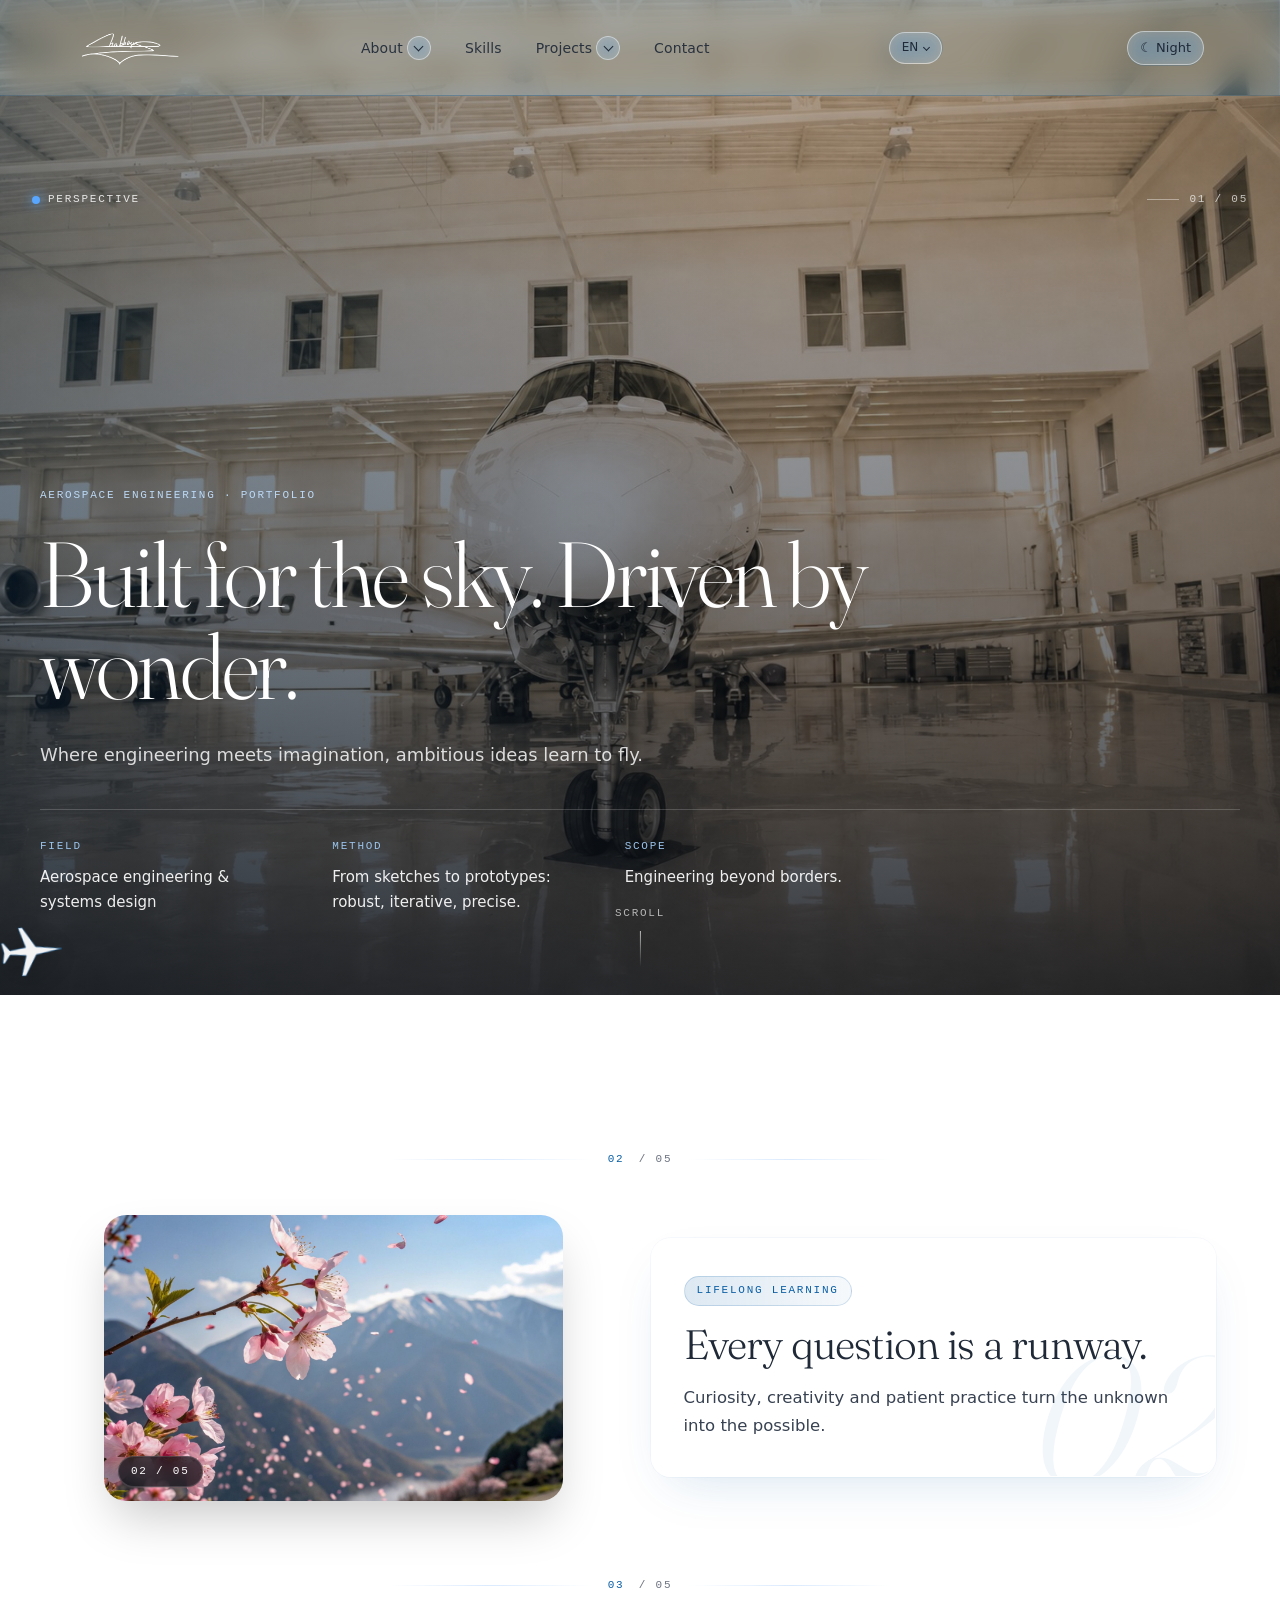
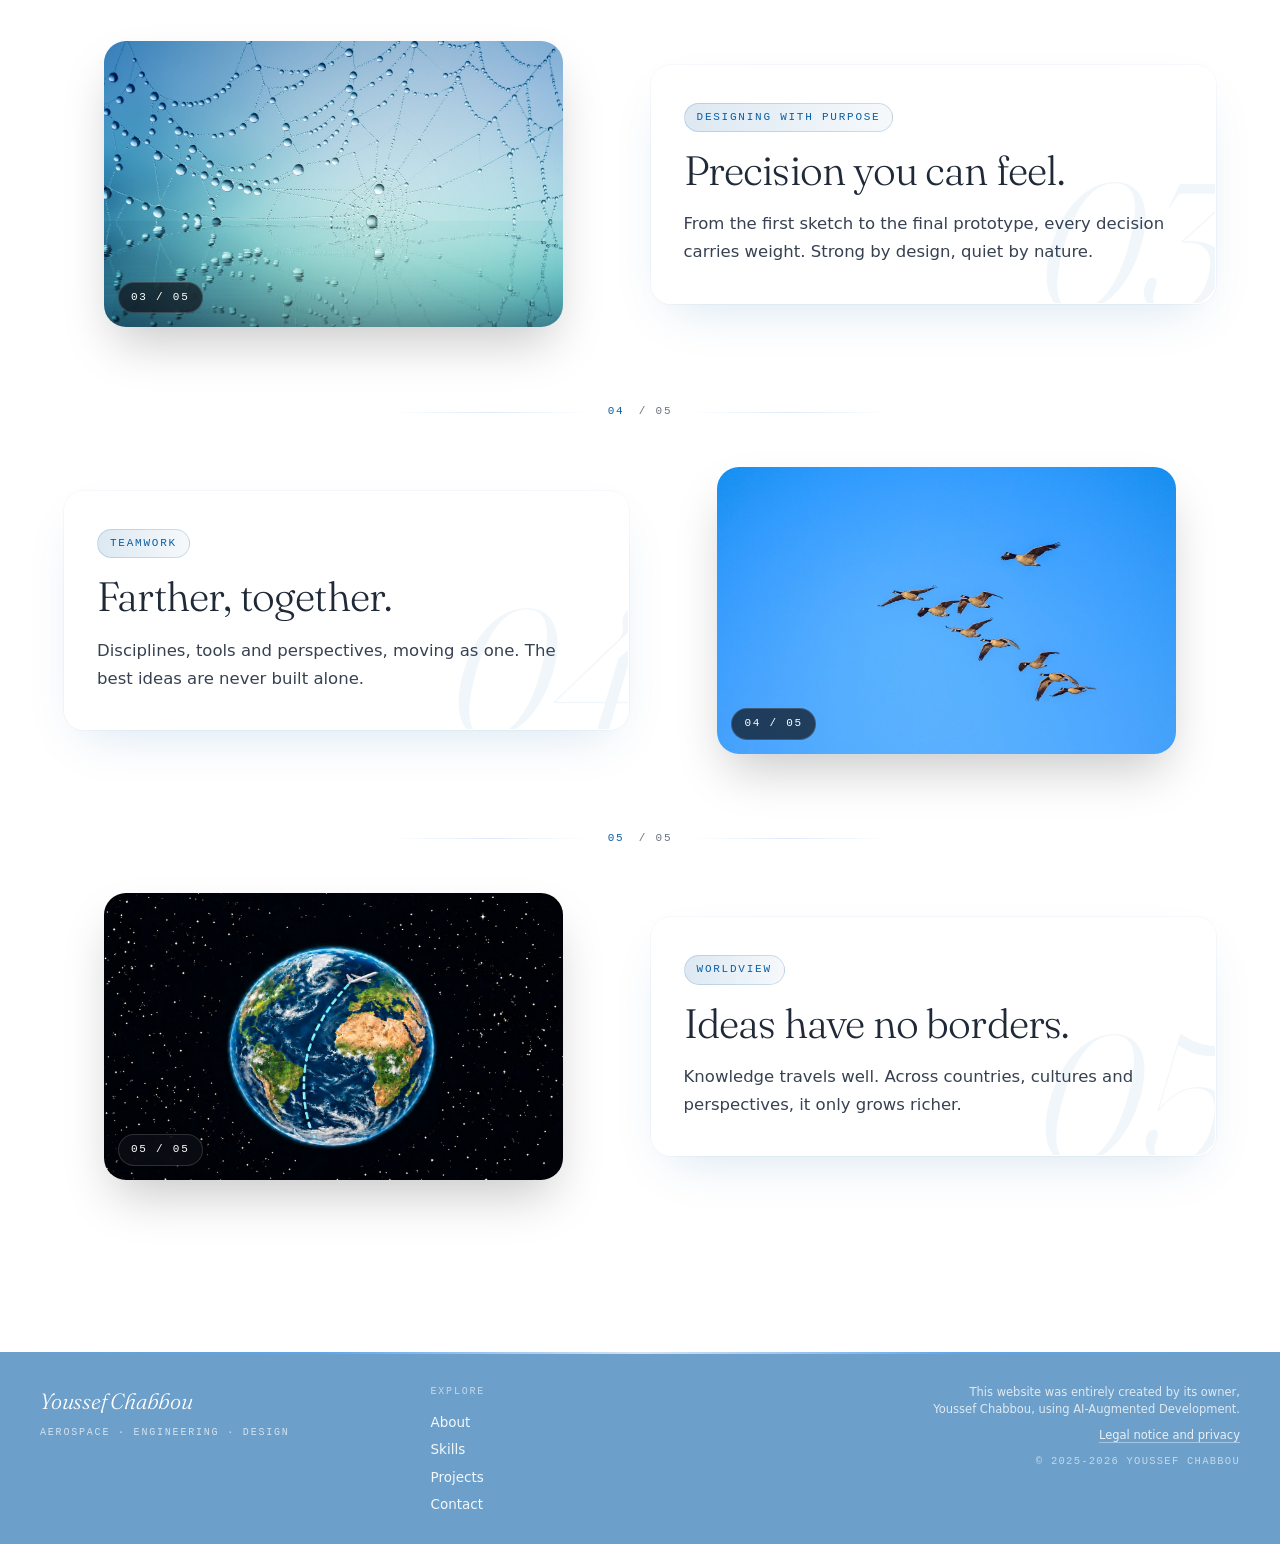
<file: index.html>
<!DOCTYPE html>
<html lang="en">
<head>
<meta charset="utf-8">
<meta name="viewport" content="width=device-width, initial-scale=1, viewport-fit=cover">
<title>Youssef Chabbou | Aerospace Engineering</title>
<meta name="robots" content="noindex, nofollow">
<link rel="canonical" href="https://youssefchabbou.github.io/chabbou/">
<meta name="description" content="Portfolio of Youssef Chabbou, mechanical engineering student specializing in aerospace at TU Braunschweig: design, simulation and programming for sustainable aerospace projects.">
<meta name="theme-color" content="#0b5fa5">
<meta property="og:type" content="website">
<meta property="og:url" content="https://youssefchabbou.github.io/chabbou/">
<meta property="og:site_name" content="Youssef Chabbou">
<meta property="og:title" content="Youssef Chabbou | Aerospace Engineering">
<meta property="og:description" content="Portfolio of Youssef Chabbou, mechanical engineering student specializing in aerospace at TU Braunschweig: design, simulation and programming for sustainable aerospace projects.">
<meta property="og:image" content="https://youssefchabbou.github.io/chabbou/assets/images/og-cover.jpg">
<meta name="twitter:card" content="summary_large_image">
<link rel="icon" type="image/png" sizes="32x32" href="assets/images/favicon-light.png" media="(prefers-color-scheme: light)">
<link rel="icon" type="image/png" sizes="32x32" href="assets/images/favicon-dark.png" media="(prefers-color-scheme: dark)">
<link rel="apple-touch-icon" href="assets/images/apple-touch-icon.png">
<link rel="preload" as="image" href="assets/images/background.jpg">


<script src="js/boot.js?v=6bd4260b"></script>
<link rel="stylesheet" href="css/site.css?v=7d007ab3">
<link rel="stylesheet" href="css/home.css?v=f1024ceb">
<script src="js/site.js?v=816ae124" defer></script>
<script src="js/home.js?v=f2cde796" defer></script>
</head>
<body data-page="home">
<script src="js/layout.js?v=46dbb293" data-slot="header"></script>

<section class="hero-cinema landing" id="home">
  <div class="hero-video-bg">
    <video id="heroVideo" autoplay muted loop playsinline poster="assets/images/background.jpg" preload="metadata">
      <source src="assets/video/hero.mp4" type="video/mp4">
    </video>
  </div>
  <div class="hero-overlay"></div>

  <div class="flight-stage">
    <div class="plane" aria-hidden="true">
      <svg viewBox="0 0 64 64" width="64" height="64" xmlns="http://www.w3.org/2000/svg">
        <path d="M62 32 L36 28 L24 8 L20 8 L26 28 L10 30 L4 22 L2 22 L4 32 L2 42 L4 42 L10 34 L26 36 L20 56 L24 56 L36 36 Z"
              fill="#ffffff" stroke="rgba(11,95,165,0.5)" stroke-width="1"/>
      </svg>
    </div>
  </div>

  <span class="hero-tag mono"><span data-i18n="sections.perspective.eyebrow">Perspective</span></span>
  <span class="hero-counter mono">01 / 05</span>

  <div class="hero-content">
    <p class="hero-eyebrow mono" data-i18n="ui.intro">Aerospace engineering · Portfolio</p>
    <h1 class="hero-title display" data-i18n="sections.perspective.title">Built for the sky. Driven by wonder.</h1>
    <p class="hero-sub" data-i18n="sections.perspective.text">Where engineering meets imagination, ambitious ideas learn to fly.</p>
    <div class="hero-meta">
      <div class="hero-meta-item">
        <span class="hero-meta-label mono" data-i18n="ui.field">Field</span>
        <span class="hero-meta-value" data-i18n="ui.field_value">Aerospace engineering &amp; systems design</span>
      </div>
      <div class="hero-meta-item">
        <span class="hero-meta-label mono" data-i18n="ui.method">Method</span>
        <span class="hero-meta-value" data-i18n="ui.method_value">From sketches to prototypes: robust, iterative, precise.</span>
      </div>
      <div class="hero-meta-item">
        <span class="hero-meta-label mono" data-i18n="ui.scope">Scope</span>
        <span class="hero-meta-value" data-i18n="ui.scope_value">Engineering beyond borders.</span>
      </div>
    </div>
  </div>

  <div class="hero-scroll-cue">
    <span class="mono" data-i18n="ui.scroll">Scroll</span>
  </div>
</section>

<main class="page" id="main">
  <div class="sections">

    <div class="section-mark"><span class="mono"><span class="section-num">02</span> / 05</span></div>
    <section class="alt-section reverse reveal">
      <figure class="alt-media">
        <span class="alt-media-tag mono">02 / 05</span>
        <img src="assets/images/home-curiosity.jpg" alt="Cherry blossom petals drifting in the wind before mountains" width="1600" height="1066" loading="lazy" decoding="async">
      </figure>
      <div class="alt-card" data-num="02">
        <p class="alt-eyebrow mono" data-i18n="sections.learning.eyebrow">Lifelong learning</p>
        <h2 class="alt-title display" data-i18n="sections.learning.title">Every question is a runway.</h2>
        <p class="alt-text" data-i18n="sections.learning.text">Curiosity, creativity and patient practice turn the unknown into the possible.</p>
      </div>
    </section>

    <div class="section-mark"><span class="mono"><span class="section-num">03</span> / 05</span></div>
    <section class="alt-section reverse reveal">
      <figure class="alt-media">
        <span class="alt-media-tag mono">03 / 05</span>
        <img src="assets/images/home-precision.jpg" alt="Dew drops on a spider web above still water" width="1600" height="1066" loading="lazy" decoding="async">
      </figure>
      <div class="alt-card" data-num="03">
        <p class="alt-eyebrow mono" data-i18n="sections.design.eyebrow">Designing with Purpose</p>
        <h2 class="alt-title display" data-i18n="sections.design.title">Precision you can feel.</h2>
        <p class="alt-text" data-i18n="sections.design.text">From the first sketch to the final prototype, every decision carries weight. Strong by design, quiet by nature.</p>
      </div>
    </section>

    <div class="section-mark"><span class="mono"><span class="section-num">04</span> / 05</span></div>
    <section class="alt-section reveal">
      <div class="alt-card" data-num="04">
        <p class="alt-eyebrow mono" data-i18n="sections.teamwork.eyebrow">Teamwork</p>
        <h2 class="alt-title display" data-i18n="sections.teamwork.title">Farther, together.</h2>
        <p class="alt-text" data-i18n="sections.teamwork.text">Disciplines, tools and perspectives, moving as one. The best ideas are never built alone.</p>
      </div>
      <figure class="alt-media">
        <span class="alt-media-tag mono">04 / 05</span>
        <img src="assets/images/home-together.jpg" alt="Geese flying together in a clear blue sky" width="1600" height="1065" loading="lazy" decoding="async">
      </figure>
    </section>

    <div class="section-mark"><span class="mono"><span class="section-num">05</span> / 05</span></div>
    <section class="alt-section reverse reveal">
      <figure class="alt-media">
        <span class="alt-media-tag mono">05 / 05</span>
        <img src="assets/images/home-worldview-earth.jpg" alt="Earth seen from space with a flight path" width="1466" height="1073" loading="lazy" decoding="async">
      </figure>
      <div class="alt-card" data-num="05">
        <p class="alt-eyebrow mono" data-i18n="sections.worldview.eyebrow">Worldview</p>
        <h2 class="alt-title display" data-i18n="sections.worldview.title">Ideas have no borders.</h2>
        <p class="alt-text" data-i18n="sections.worldview.text">Knowledge travels well. Across countries, cultures and perspectives, it only grows richer.</p>
      </div>
    </section>

  </div>
</main>

<script src="js/layout.js?v=46dbb293" data-slot="footer"></script>
</body>
</html>
</file>
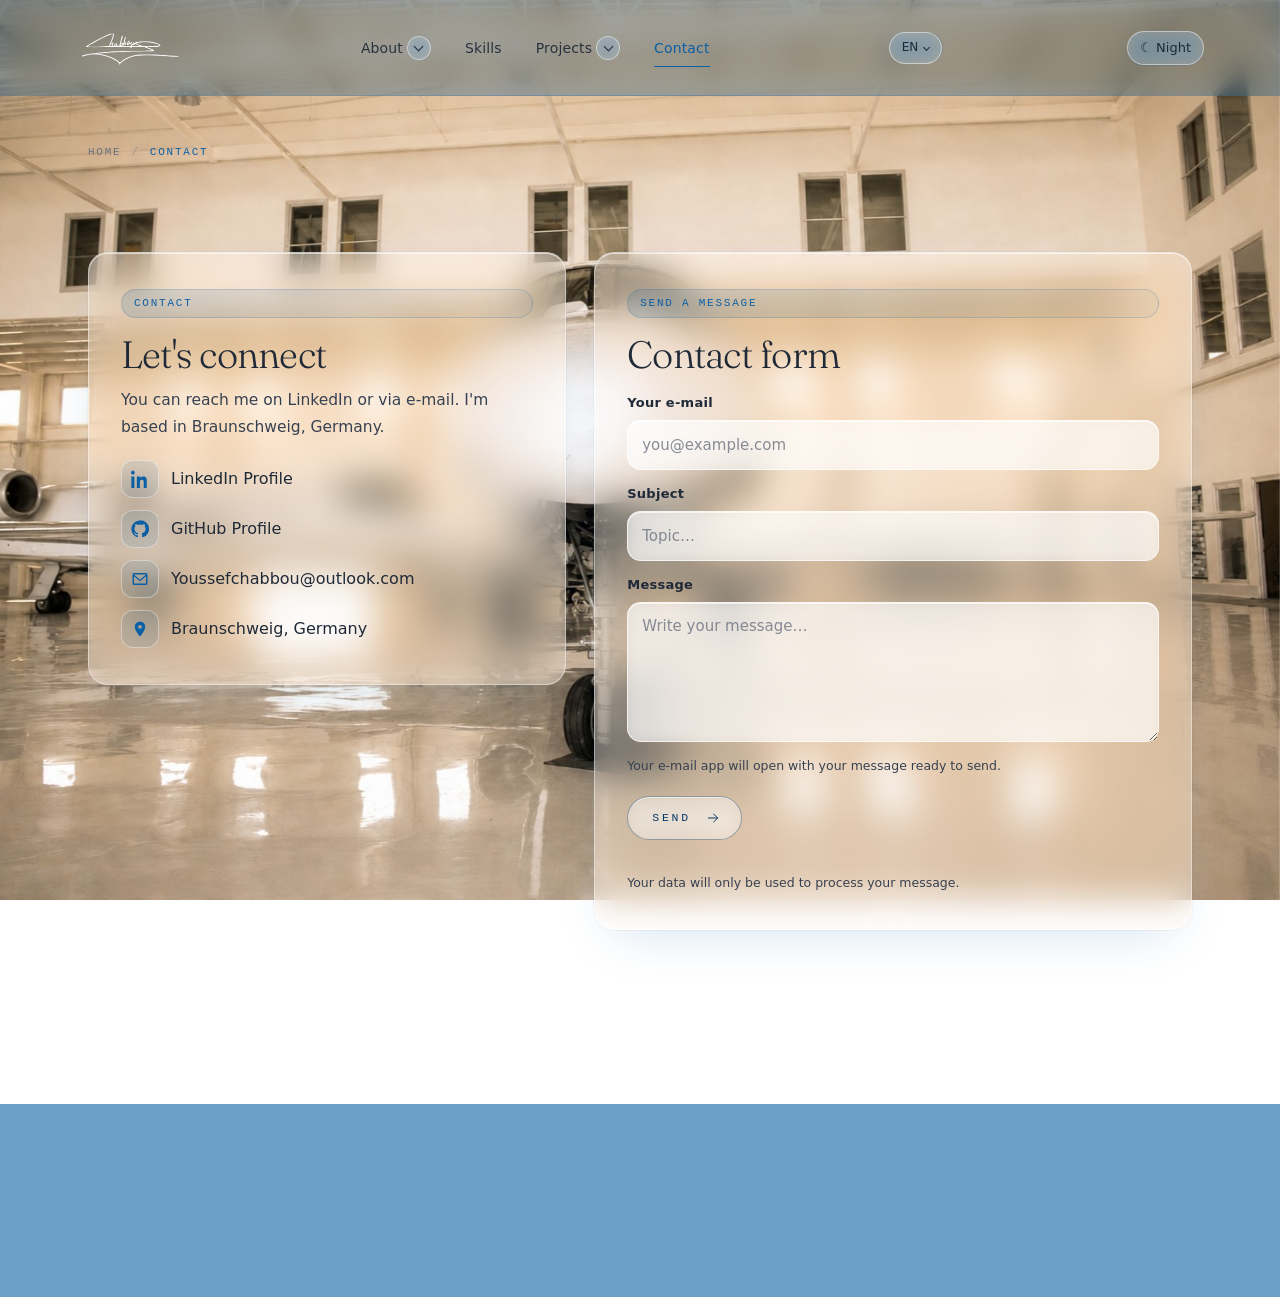
<file: contact/index.html>
<!DOCTYPE html>
<html lang="en">
<head>
<meta charset="utf-8">
<meta name="viewport" content="width=device-width, initial-scale=1, viewport-fit=cover">
<title>Contact | Youssef Chabbou</title>
<meta name="robots" content="noindex, nofollow">
<link rel="canonical" href="https://youssefchabbou.github.io/chabbou/contact/">
<meta name="description" content="Contact Youssef Chabbou: LinkedIn, e-mail, and a contact form.">
<meta name="theme-color" content="#0b5fa5">
<meta property="og:type" content="website">
<meta property="og:url" content="https://youssefchabbou.github.io/chabbou/contact/">
<meta property="og:site_name" content="Youssef Chabbou">
<meta property="og:title" content="Contact | Youssef Chabbou">
<meta property="og:description" content="Contact Youssef Chabbou: LinkedIn, e-mail, and a contact form.">
<meta property="og:image" content="https://youssefchabbou.github.io/chabbou/assets/images/og-cover.jpg">
<meta name="twitter:card" content="summary_large_image">
<link rel="icon" type="image/png" sizes="32x32" href="../assets/images/favicon-light.png" media="(prefers-color-scheme: light)">
<link rel="icon" type="image/png" sizes="32x32" href="../assets/images/favicon-dark.png" media="(prefers-color-scheme: dark)">
<link rel="apple-touch-icon" href="../assets/images/apple-touch-icon.png">
<link rel="preload" as="image" href="../assets/images/background.jpg">


<script src="../js/boot.js?v=6bd4260b"></script>
<link rel="stylesheet" href="../css/site.css?v=7d007ab3">
<link rel="stylesheet" href="../css/subpage.css?v=ec54b2ab">
<script src="../js/site.js?v=816ae124" defer></script>
<script src="../js/config.js?v=4ae1e1d8" defer></script>
<script src="../js/contact.js?v=e45892e3" defer></script>
</head>
<body data-page="contact">
<script src="../js/layout.js?v=46dbb293" data-slot="header"></script>

<main class="page" id="main">
    <nav class="breadcrumbs mono" aria-label="Breadcrumb">
      <a href="../" data-i18n="ui.home">Home</a>
      <span class="sep">/</span>
      <span class="current" data-i18n="nav.contact">Contact</span>
    </nav>

  <div class="sections">
    <section class="alt-section contact-grid reveal">

      <!-- left: ways to reach me -->
      <div class="alt-card">
        <p class="alt-eyebrow" data-i18n="contact.info.eyebrow">Contact</p>
        <h1 class="alt-title display" data-i18n="contact.info.title">Let's connect</h1>
        <p class="alt-text" data-i18n="contact.info.desc">You can reach me on LinkedIn or via e-mail. I'm based in Braunschweig, Germany.</p>

        <div class="info-stack">
          <div class="info-row">
            <span class="info-icon"><svg width="18" height="18" viewBox="0 0 24 24" aria-hidden="true"><path fill="currentColor" d="M4.98 3.5C4.98 4.88 3.86 6 2.5 6S0 4.88 0 3.5 1.12 1 2.5 1 4.98 2.12 4.98 3.5zM.5 8.5h4V24h-4V8.5zM8.5 8.5h3.8v2.1h.1c.5-.9 1.8-2.1 3.8-2.1 4.1 0 4.8 2.7 4.8 6.2V24h-4v-7.1c0-1.7 0-3.9-2.4-3.9s-2.8 1.9-2.8 3.8V24h-4V8.5z"/></svg></span>
            <a href="https://www.linkedin.com/in/youssefchabbou/" target="_blank" rel="noopener noreferrer" data-i18n="contact.info.linkedin">LinkedIn Profile</a>
          </div>
          <div class="info-row">
            <span class="info-icon"><svg width="18" height="18" viewBox="0 0 24 24" aria-hidden="true"><path fill="currentColor" d="M12 .5a11.5 11.5 0 0 0-3.64 22.41c.58.1.79-.25.79-.56v-2c-3.2.7-3.88-1.37-3.88-1.37-.52-1.33-1.28-1.69-1.28-1.69-1.04-.71.08-.7.08-.7 1.15.08 1.76 1.19 1.76 1.19 1.03 1.76 2.69 1.25 3.35.96.1-.74.4-1.25.73-1.54-2.55-.29-5.24-1.28-5.24-5.69 0-1.26.45-2.28 1.18-3.09-.12-.29-.51-1.46.11-3.05 0 0 .97-.31 3.17 1.18a11 11 0 0 1 5.77 0c2.2-1.49 3.17-1.18 3.17-1.18.62 1.59.23 2.76.11 3.05.74.81 1.18 1.83 1.18 3.09 0 4.42-2.7 5.4-5.27 5.68.41.36.78 1.06.78 2.14v3.17c0 .31.21.67.8.56A11.5 11.5 0 0 0 12 .5z"/></svg></span>
            <a href="https://github.com/youssefchabbou" target="_blank" rel="noopener noreferrer" data-i18n="contact.info.github">GitHub Profile</a>
          </div>
          <div class="info-row">
            <span class="info-icon"><svg width="18" height="18" viewBox="0 0 24 24" aria-hidden="true"><path fill="currentColor" d="M20 4H4a2 2 0 0 0-2 2v12a2 2 0 0 0 2 2h16a2 2 0 0 0 2-2V6a2 2 0 0 0-2-2zm0 2v.01L12 13 4 6.01V6h16zM4 18V8.236l8 6.764 8-6.764V18H4z"/></svg></span>
            <a href="mailto:Youssefchabbou@outlook.com" id="copyMail" data-i18n-attr="title:contact.info.copy_title" title="Click to copy the address">Youssefchabbou@outlook.com</a>
          </div>
          <div class="info-row">
            <span class="info-icon"><svg width="18" height="18" viewBox="0 0 24 24" aria-hidden="true"><path fill="currentColor" d="M12 2a7 7 0 0 0-7 7c0 5.25 7 13 7 13s7-7.75 7-13a7 7 0 0 0-7-7zm0 9.5a2.5 2.5 0 1 1 0-5 2.5 2.5 0 0 1 0 5z"/></svg></span>
            <span class="info-value">Braunschweig, Germany</span>
          </div>
        </div>
      </div>

      <!-- right: form -->
      <div class="alt-card">
        <p class="alt-eyebrow" data-i18n="contact.form.eyebrow">Send a message</p>
        <h2 class="alt-title display" data-i18n="contact.form.title">Contact form</h2>

        <form id="contactForm" class="contact-form" novalidate>
          <div class="field">
            <label class="label" for="fromEmail" data-i18n="contact.form.email_label">Your e-mail</label>
            <input class="input" id="fromEmail" name="email" type="email" autocomplete="email" required placeholder="you@example.com" data-i18n-attr="placeholder:contact.form.email_ph">
          </div>
          <div class="field">
            <label class="label" for="subject" data-i18n="contact.form.subject_label">Subject</label>
            <input class="input" id="subject" name="subject" type="text" required placeholder="Topic…" data-i18n-attr="placeholder:contact.form.subject_ph">
          </div>
          <div class="field">
            <label class="label" for="message" data-i18n="contact.form.message_label">Message</label>
            <textarea class="textarea" id="message" name="message" required placeholder="Write your message…" data-i18n-attr="placeholder:contact.form.message_ph"></textarea>
          </div>
          <input class="hp" type="text" name="_gotcha" tabindex="-1" autocomplete="off" aria-hidden="true">

          <p class="hint" id="mailtoNote" data-i18n="contact.form.mailto_note">Your e-mail app will open with your message ready to send.</p>
          <button class="submit" type="submit"><span data-i18n="contact.form.send_btn">Send</span><span class="submit-icon" aria-hidden="true"><svg viewBox="0 0 24 24" fill="none" stroke="currentColor" stroke-width="1.5" stroke-linecap="round" stroke-linejoin="round"><path d="M5 12h14M13 6l6 6-6 6"/></svg></span></button>
          <p id="formStatus" class="status" aria-live="polite"></p>
        </form>

        <p class="hint" data-i18n="contact.form.privacy_hint">Your data will only be used to process your message.</p>
      </div>
    </section>
  </div>
</main>

<script src="../js/layout.js?v=46dbb293" data-slot="footer"></script>
</body>
</html>
</file>
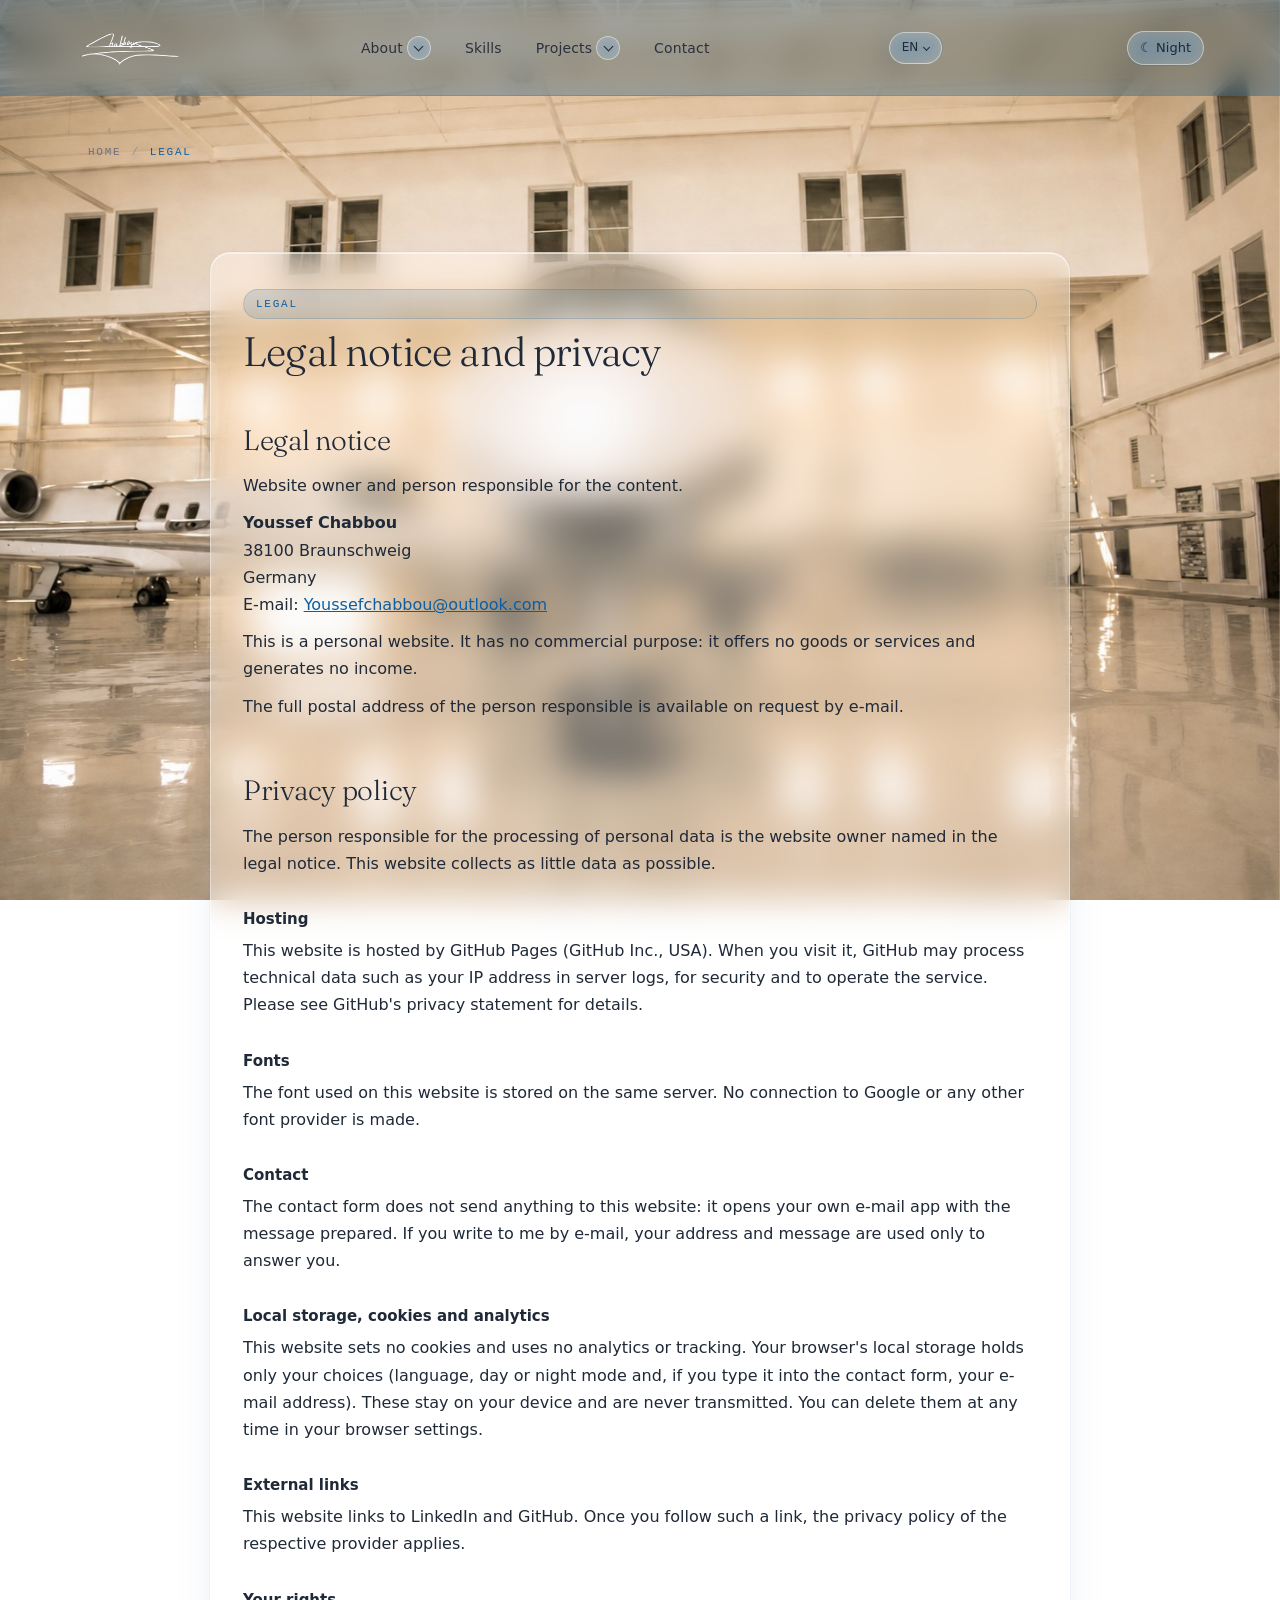
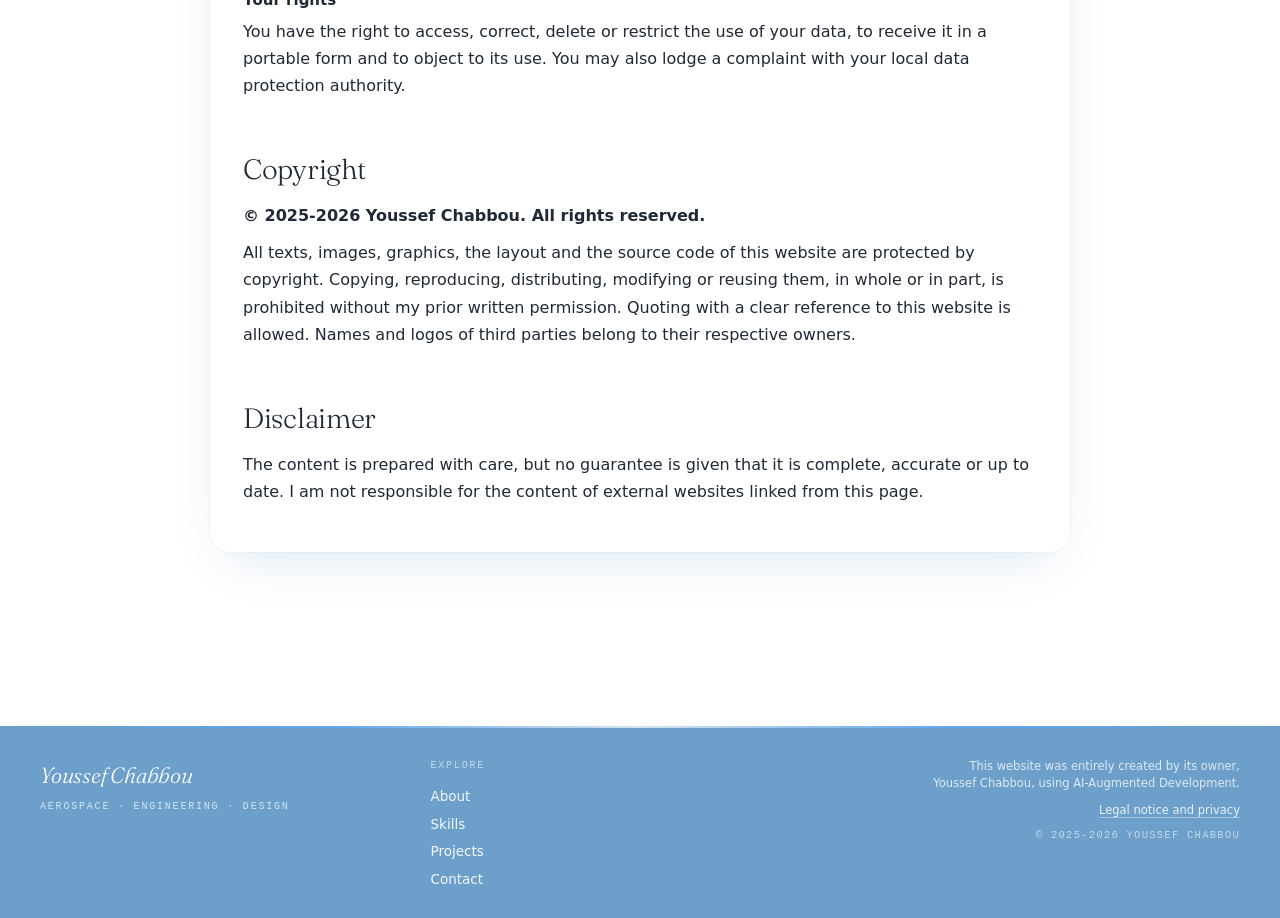
<file: legal/index.html>
<!DOCTYPE html>
<html lang="en">
<head>
<meta charset="utf-8">
<meta name="viewport" content="width=device-width, initial-scale=1, viewport-fit=cover">
<title>Legal notice and privacy | Youssef Chabbou</title>
<link rel="canonical" href="https://youssefchabbou.github.io/chabbou/legal/">
<meta name="description" content="Legal notice, privacy policy and copyright of the website of Youssef Chabbou.">
<meta name="theme-color" content="#0b5fa5">
<meta property="og:type" content="website">
<meta property="og:url" content="https://youssefchabbou.github.io/chabbou/legal/">
<meta property="og:site_name" content="Youssef Chabbou">
<meta property="og:title" content="Legal notice and privacy | Youssef Chabbou">
<meta property="og:description" content="Legal notice, privacy policy and copyright.">
<meta property="og:image" content="https://youssefchabbou.github.io/chabbou/assets/images/og-cover.jpg">
<meta name="twitter:card" content="summary_large_image">
<link rel="icon" type="image/png" sizes="32x32" href="../assets/images/favicon-light.png" media="(prefers-color-scheme: light)">
<link rel="icon" type="image/png" sizes="32x32" href="../assets/images/favicon-dark.png" media="(prefers-color-scheme: dark)">
<link rel="apple-touch-icon" href="../assets/images/apple-touch-icon.png">
<link rel="preload" as="image" href="../assets/images/background.jpg">


<script src="../js/boot.js?v=6bd4260b"></script>
<link rel="stylesheet" href="../css/site.css?v=7d007ab3">
<link rel="stylesheet" href="../css/subpage.css?v=ec54b2ab">
<script src="../js/site.js?v=816ae124" defer></script>
</head>
<body data-page="legal">
<script src="../js/layout.js?v=46dbb293" data-slot="header"></script>

<main class="page" id="main">
  <nav class="breadcrumbs mono" aria-label="Breadcrumb">
    <a href="../" data-i18n="ui.home">Home</a>
    <span class="sep">/</span>
    <span class="current" data-i18n="legal.crumb">Legal</span>
  </nav>

  <div class="sections">
    <section class="alt-section reveal" style="display:block">
      <div class="alt-card legal-card">
        <p class="alt-eyebrow" data-i18n="legal.eyebrow">Legal</p>
        <h1 class="alt-title display" data-i18n="legal.title">Legal notice and privacy</h1>

        <h2 id="imprint" data-i18n="legal.imprint.h">Legal notice</h2>
        <p data-i18n="legal.imprint.law">Website owner and person responsible for the content.</p>
        <address><strong>Youssef Chabbou</strong><br>38100 Braunschweig<br>Germany<br><span data-i18n="legal.imprint.email">E-mail</span>: <a href="mailto:Youssefchabbou@outlook.com">Youssefchabbou@outlook.com</a></address>
        <p data-i18n="legal.imprint.nature">This is a personal website. It has no commercial purpose: it offers no goods or services and generates no income.</p>
        <p data-i18n="legal.imprint.request">The full postal address of the person responsible is available on request by e-mail.</p>

        <h2 id="privacy" data-i18n="legal.privacy.h">Privacy policy</h2>
        <p data-i18n="legal.privacy.intro">The person responsible for the processing of personal data is the website owner named in the legal notice. This website collects as little data as possible.</p>
        <h3 data-i18n="legal.privacy.hosting_t">Hosting</h3>
        <p data-i18n="legal.privacy.hosting">This website is hosted by GitHub Pages (GitHub Inc., USA). When you visit it, GitHub may process technical data such as your IP address in server logs, for security and to operate the service. Please see GitHub's privacy statement for details.</p>
        <h3 data-i18n="legal.privacy.fonts_t">Fonts</h3>
        <p data-i18n="legal.privacy.fonts">The font used on this website is stored on the same server. No connection to Google or any other font provider is made.</p>
        <h3 data-i18n="legal.privacy.contact_t">Contact</h3>
        <p data-i18n="legal.privacy.contact">The contact form does not send anything to this website: it opens your own e-mail app with the message prepared. If you write to me by e-mail, your address and message are used only to answer you.</p>
        <h3 data-i18n="legal.privacy.storage_t">Local storage, cookies and analytics</h3>
        <p data-i18n="legal.privacy.storage">This website sets no cookies and uses no analytics or tracking. Your browser's local storage holds only your choices (language, day or night mode and, if you type it into the contact form, your e-mail address). These stay on your device and are never transmitted. You can delete them at any time in your browser settings.</p>
        <h3 data-i18n="legal.privacy.links_t">External links</h3>
        <p data-i18n="legal.privacy.links">This website links to LinkedIn and GitHub. Once you follow such a link, the privacy policy of the respective provider applies.</p>
        <h3 data-i18n="legal.privacy.rights_t">Your rights</h3>
        <p data-i18n="legal.privacy.rights">You have the right to access, correct, delete or restrict the use of your data, to receive it in a portable form and to object to its use. You may also lodge a complaint with your local data protection authority.</p>

        <h2 id="copyright" data-i18n="legal.copyright.h">Copyright</h2>
        <p><strong data-i18n="legal.copyright.all">© 2025-2026 Youssef Chabbou. All rights reserved.</strong></p>
        <p data-i18n="legal.copyright.p">All texts, images, graphics, the layout and the source code of this website are protected by copyright. Copying, reproducing, distributing, modifying or reusing them, in whole or in part, is prohibited without my prior written permission. Quoting with a clear reference to this website is allowed. Names and logos of third parties belong to their respective owners.</p>

        <h2 id="disclaimer" data-i18n="legal.liability.h">Disclaimer</h2>
        <p data-i18n="legal.liability.p">The content is prepared with care, but no guarantee is given that it is complete, accurate or up to date. I am not responsible for the content of external websites linked from this page.</p>
      </div>
    </section>
  </div>
</main>

<script src="../js/layout.js?v=46dbb293" data-slot="footer"></script>
</body>
</html>
</file>
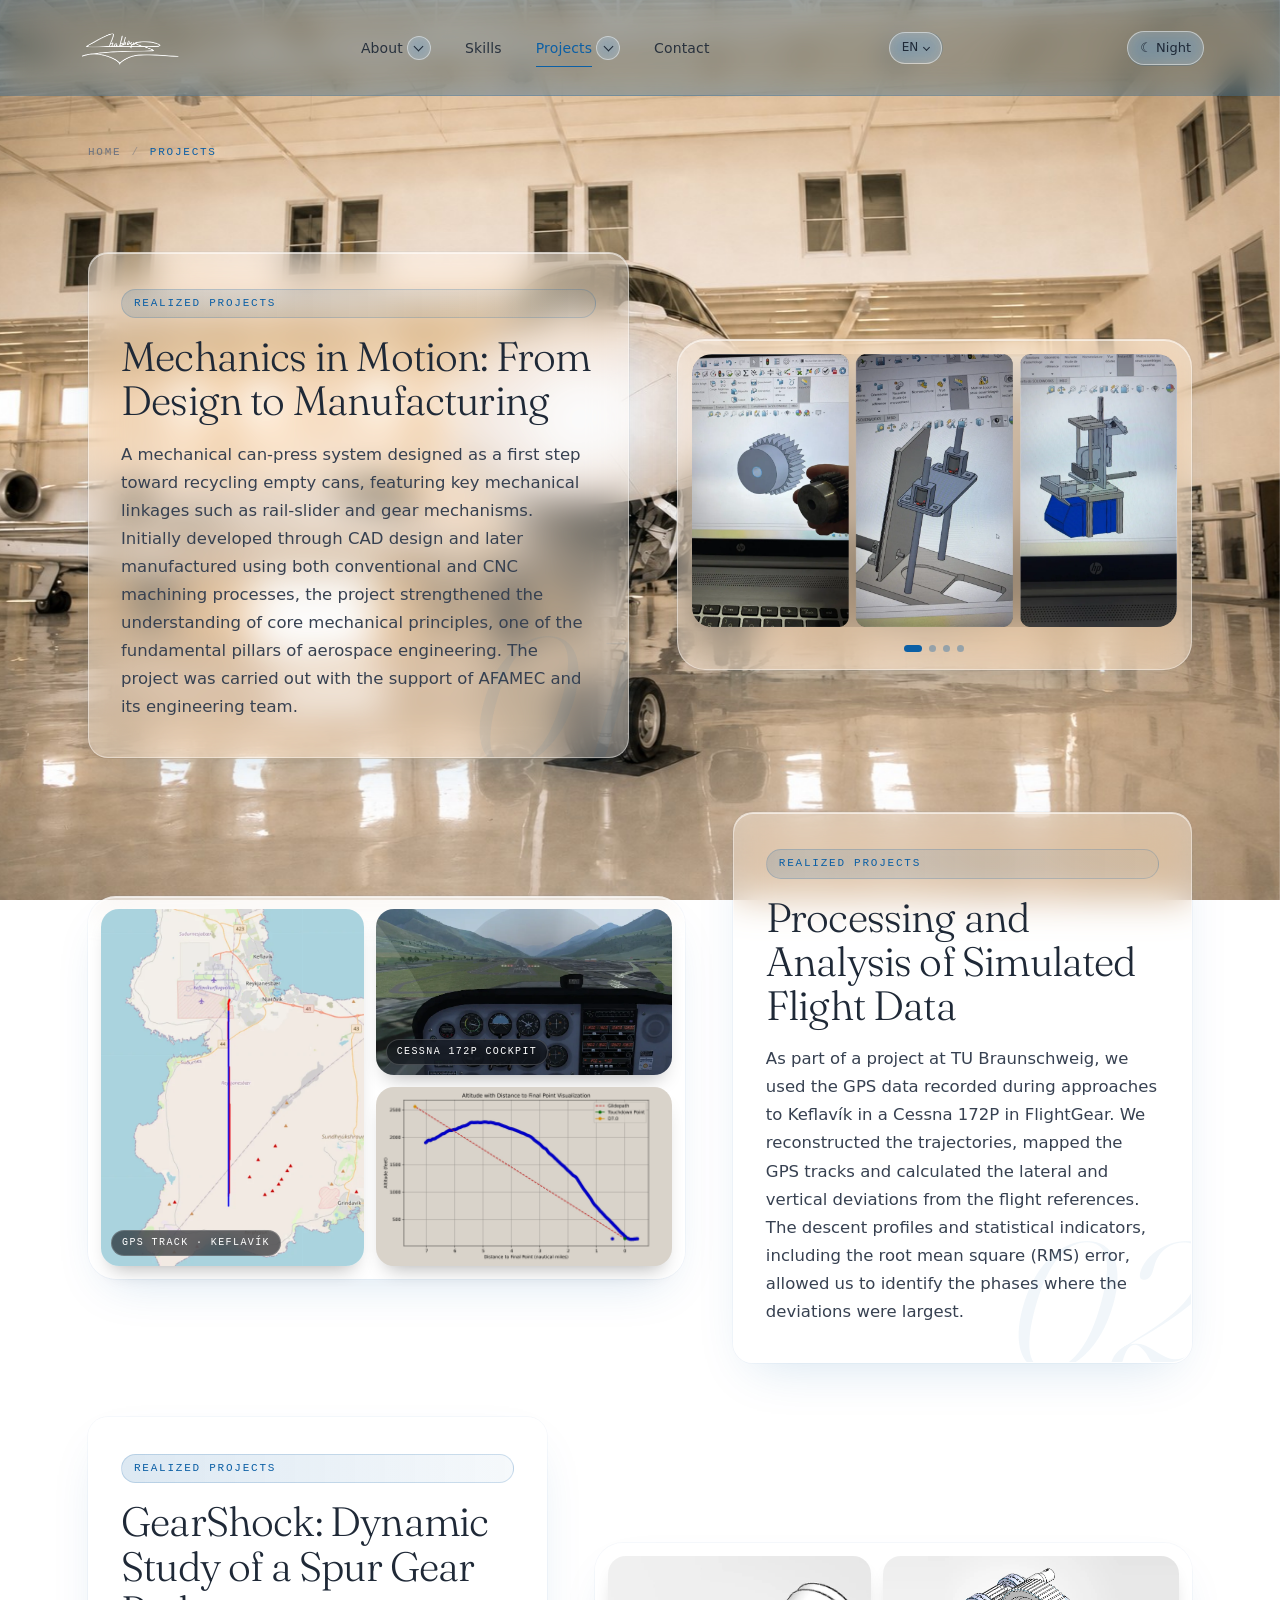
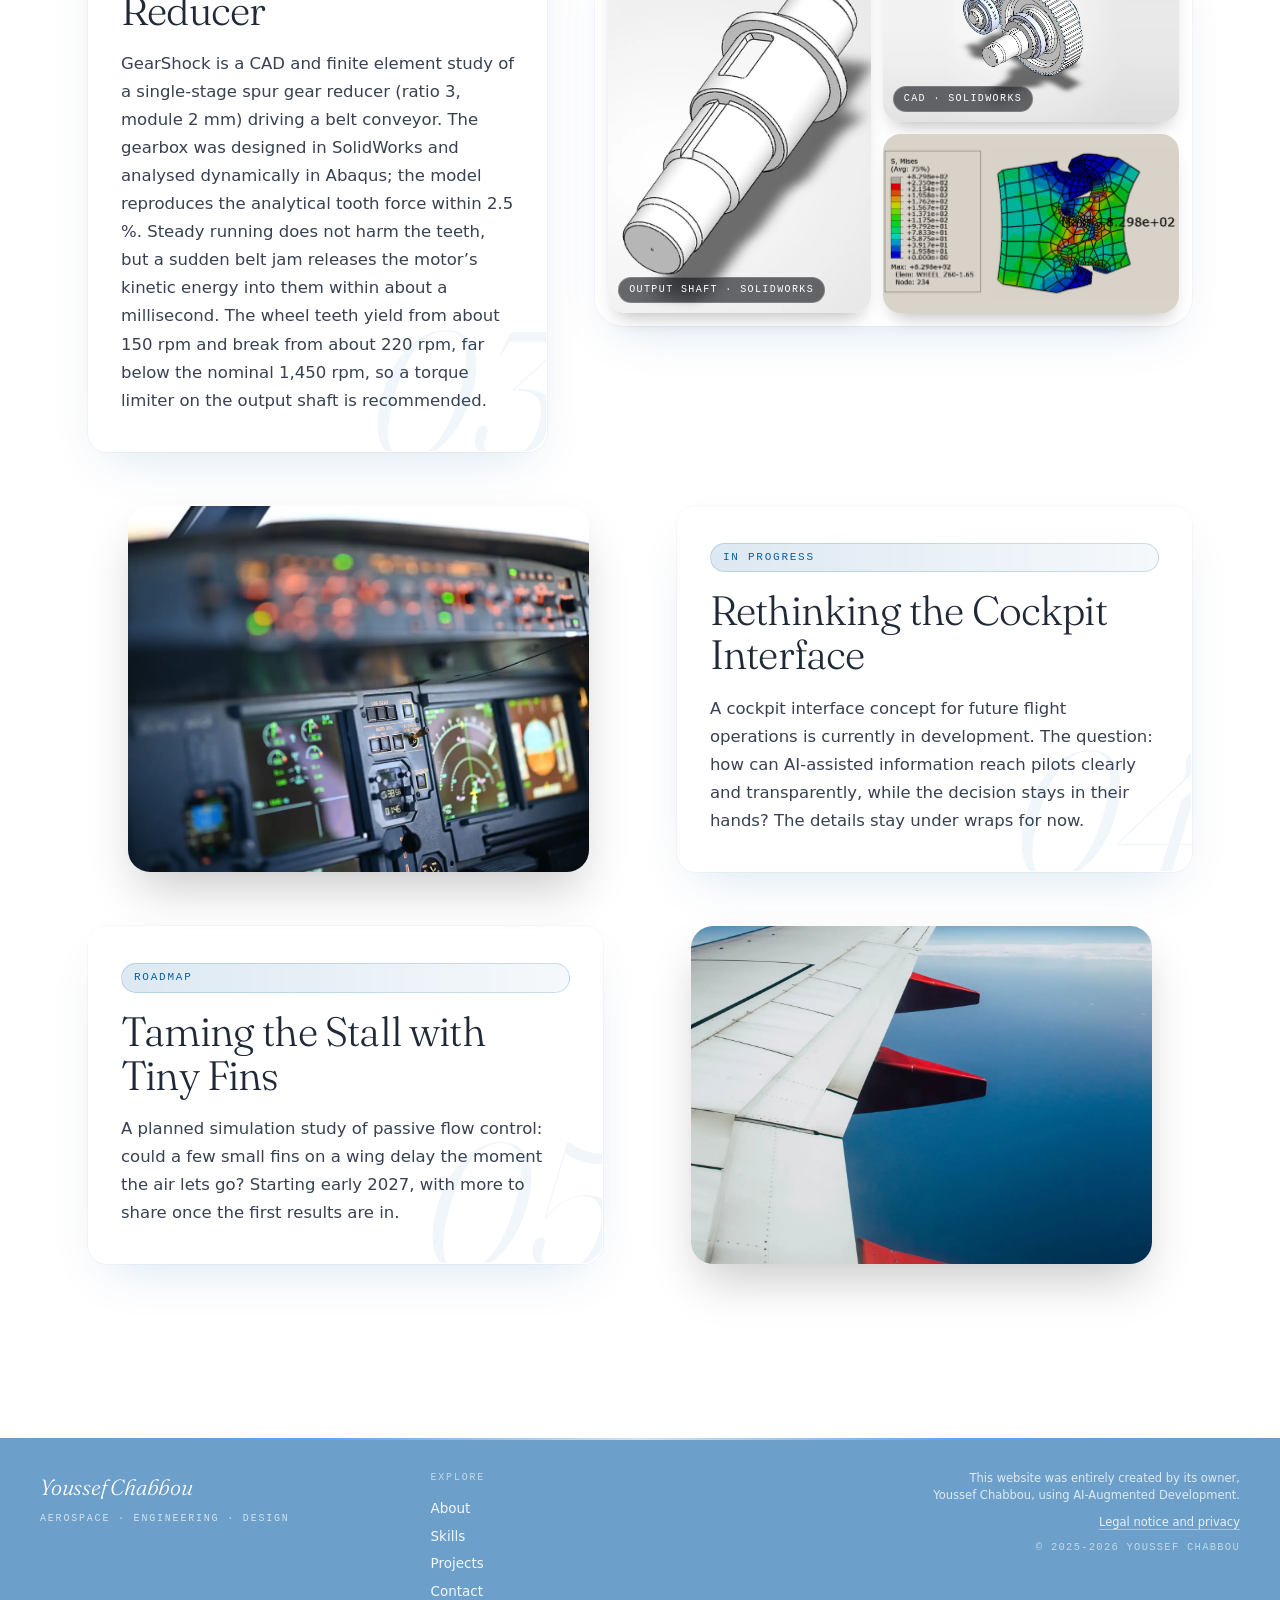
<file: projects/index.html>
<!DOCTYPE html>
<html lang="en">
<head>
<meta charset="utf-8">
<meta name="viewport" content="width=device-width, initial-scale=1, viewport-fit=cover">
<title>Projects | Youssef Chabbou</title>
<meta name="robots" content="noindex, nofollow">
<link rel="canonical" href="https://youssefchabbou.github.io/chabbou/projects/">
<meta name="description" content="Realized and future engineering projects by Youssef Chabbou, from CAD design to CNC manufacturing.">
<meta name="theme-color" content="#0b5fa5">
<meta property="og:type" content="website">
<meta property="og:url" content="https://youssefchabbou.github.io/chabbou/projects/">
<meta property="og:site_name" content="Youssef Chabbou">
<meta property="og:title" content="Projects | Youssef Chabbou">
<meta property="og:description" content="Realized and future engineering projects by Youssef Chabbou, from CAD design to CNC manufacturing.">
<meta property="og:image" content="https://youssefchabbou.github.io/chabbou/assets/images/og-cover.jpg">
<meta name="twitter:card" content="summary_large_image">
<link rel="icon" type="image/png" sizes="32x32" href="../assets/images/favicon-light.png" media="(prefers-color-scheme: light)">
<link rel="icon" type="image/png" sizes="32x32" href="../assets/images/favicon-dark.png" media="(prefers-color-scheme: dark)">
<link rel="apple-touch-icon" href="../assets/images/apple-touch-icon.png">
<link rel="preload" as="image" href="../assets/images/background.jpg">


<script src="../js/boot.js?v=6bd4260b"></script>
<link rel="stylesheet" href="../css/site.css?v=7d007ab3">
<link rel="stylesheet" href="../css/subpage.css?v=ec54b2ab">
<script src="../js/site.js?v=816ae124" defer></script>
<script src="../js/projects.js?v=9ac3a9df" defer></script>
</head>
<body data-page="projects">
<script src="../js/layout.js?v=46dbb293" data-slot="header"></script>

<main class="page" id="main">
    <nav class="breadcrumbs mono" aria-label="Breadcrumb">
      <a href="../" data-i18n="ui.home">Home</a>
      <span class="sep">/</span>
      <span class="current" data-i18n="nav.projects">Projects</span>
    </nav>

  <div class="sections">

    <!-- ===== REALIZED ===== -->
    <section id="realized" class="alt-section center reveal">
      <div class="alt-card" data-num="01">
        <p class="alt-eyebrow" data-i18n="projects.realized.title">Realized Projects</p>
        <h1 class="alt-title display" data-i18n="projects.realized.card_title">Mechanics in Motion: From Design to Manufacturing</h1>
        <p class="alt-text" data-i18n="projects.realized.card_intro">A mechanical can-press system designed as a first step toward recycling empty cans, featuring key mechanical linkages such as rail-slider and gear mechanisms. Initially developed through CAD design and later manufactured using both conventional and CNC machining processes, the project strengthened the understanding of core mechanical principles, one of the fundamental pillars of aerospace engineering. The project was carried out with the support of AFAMEC and its engineering team.</p>
      </div>

      <div class="media-frame" id="realizedMedia" role="region" aria-roledescription="carousel">
        <div class="media-stage">
        <button class="media-nav prev" type="button" aria-label="Previous" data-i18n-attr="aria-label:ui.previous">‹</button>
        <div class="media-track">
          <div class="media-slide"><img src="../assets/images/projects-realized-1.webp" alt="Manufacturing step, photo 1" width="1600" height="900" decoding="async"></div>
          <div class="media-slide"><img src="../assets/images/projects-realized-2.webp" alt="Assembly process, photo 2" width="1600" height="900" loading="lazy" decoding="async"></div>
          <div class="media-slide"><img src="../assets/images/projects-realized-3.webp" alt="Finished mechanism, photo 3" width="1600" height="900" loading="lazy" decoding="async"></div>
          <div class="media-slide"><div class="media-tiles"><video src="../assets/video/realized-1.mp4" poster="../assets/images/realized-1-poster.jpg" muted loop playsinline preload="metadata" aria-label="Machining clip 1"></video><video src="../assets/video/realized-2.mp4" poster="../assets/images/realized-2-poster.jpg" muted loop playsinline preload="metadata" aria-label="Machining clip 2"></video><video src="../assets/video/realized-3.mp4" poster="../assets/images/realized-3-poster.jpg" muted loop playsinline preload="metadata" aria-label="Machining clip 3"></video></div></div>
        </div>
        <button class="media-nav next" type="button" aria-label="Next" data-i18n-attr="aria-label:ui.next">›</button>
        </div>
        <div class="media-dots" aria-hidden="false"></div>
      </div>
      <!-- phones: one big portrait photo/film at a time, swipe sideways (scroll-snap) -->
      <div class="media-mobile" id="realizedMobile" role="region" aria-label="Project photos and films">
        <figure><img src="../assets/images/projects-realized-1-1.webp" alt="Design and CAD work, photo 1" width="517" height="900" loading="lazy" decoding="async"></figure>
        <figure><img src="../assets/images/projects-realized-1-2.webp" alt="Design and CAD work, photo 2" width="517" height="900" loading="lazy" decoding="async"></figure>
        <figure><img src="../assets/images/projects-realized-1-3.webp" alt="Design and CAD work, photo 3" width="517" height="900" loading="lazy" decoding="async"></figure>
        <figure><img src="../assets/images/projects-realized-2-1.webp" alt="Machining, photo 1" width="517" height="900" loading="lazy" decoding="async"></figure>
        <figure><img src="../assets/images/projects-realized-2-2.webp" alt="Machining, photo 2" width="517" height="900" loading="lazy" decoding="async"></figure>
        <figure><img src="../assets/images/projects-realized-2-3.webp" alt="Machining, photo 3" width="517" height="900" loading="lazy" decoding="async"></figure>
        <figure><img src="../assets/images/projects-realized-3-1.webp" alt="Assembly and testing, photo 1" width="517" height="900" loading="lazy" decoding="async"></figure>
        <figure><img src="../assets/images/projects-realized-3-2.webp" alt="Assembly and testing, photo 2" width="517" height="900" loading="lazy" decoding="async"></figure>
        <figure><img src="../assets/images/projects-realized-3-3.webp" alt="Assembly and testing, photo 3" width="517" height="900" loading="lazy" decoding="async"></figure>
        <figure><video src="../assets/video/realized-1.mp4" poster="../assets/images/realized-1-poster.jpg" muted loop playsinline preload="none" aria-label="Machining clip 1"></video></figure>
        <figure><video src="../assets/video/realized-2.mp4" poster="../assets/images/realized-2-poster.jpg" muted loop playsinline preload="none" aria-label="Machining clip 2"></video></figure>
        <figure><video src="../assets/video/realized-3.mp4" poster="../assets/images/realized-3-poster.jpg" muted loop playsinline preload="none" aria-label="Machining clip 3"></video></figure>
      </div>
    </section>

    <!-- ===== REALIZED #2 : flight data analysis ===== -->
    <section id="flight-data" class="alt-section reverse center reveal">
      <div class="flight-gallery" role="group" aria-label="Processing and Analysis of Simulated Flight Data" data-i18n-attr="aria-label:projects.realized2.title">
        <figure class="fg-map">
          <img src="../assets/images/projects-flight-map.webp" alt="GPS track of the ILS approach plotted on a map of the Reykjanes peninsula" data-i18n-attr="alt:projects.realized2.alt_map" width="878" height="934" loading="lazy" decoding="async">
          <figcaption class="fg-tag" data-i18n="projects.realized2.cap_map">GPS track · Keflavík</figcaption>
        </figure>
        <figure class="fg-cockpit">
          <img src="../assets/images/projects-flight-cockpit.webp" alt="Cessna 172P cockpit view on final approach to Keflavík in FlightGear" data-i18n-attr="alt:projects.realized2.alt_cockpit" width="956" height="535" loading="lazy" decoding="async">
          <figcaption class="fg-tag" data-i18n="projects.realized2.cap_cockpit">Cessna 172P cockpit</figcaption>
        </figure>
        <figure class="fg-profile">
          <img src="../assets/images/projects-flight-profile.webp" alt="Altitude versus distance to the final point, compared with the 3° glidepath" data-i18n-attr="alt:projects.realized2.alt_profile" width="1212" height="732" loading="lazy" decoding="async">
        </figure>
      </div>
      <div class="alt-card" data-num="02">
        <p class="alt-eyebrow" data-i18n="projects.realized.title">Realized Projects</p>
        <h2 class="alt-title display" data-i18n="projects.realized2.title">Processing and Analysis of Simulated Flight Data</h2>
        <p class="alt-text" data-i18n="projects.realized2.intro">As part of a project at TU Braunschweig, we used the GPS data recorded during approaches to Keflavík in a Cessna 172P in FlightGear. We reconstructed the trajectories, mapped the GPS tracks and calculated the lateral and vertical deviations from the flight references. The descent profiles and statistical indicators, including the root mean square (RMS) error, allowed us to identify the phases where the deviations were largest.</p>
      </div>
    </section>

    <!-- ===== REALIZED #3 : GearShock gearbox study ===== -->
    <section id="gearshock" class="alt-section center reveal">
      <div class="flight-gallery" role="group" aria-label="GearShock: dynamic study of a spur gear reducer" data-i18n-attr="aria-label:projects.realized3.title">
        <figure class="fg-map">
          <img src="../assets/images/projects-gearshock-shaft.webp" alt="CAD model of the output shaft with its shoulders and keyways" data-i18n-attr="alt:projects.realized3.alt_shaft" width="627" height="849" loading="lazy" decoding="async">
          <figcaption class="fg-tag" data-i18n="projects.realized3.cap_shaft">Output shaft · SolidWorks</figcaption>
        </figure>
        <figure class="fg-cockpit">
          <img src="../assets/images/projects-gearshock-pair.webp" alt="CAD model of the two shafts fitted with their gears and bearings, housing hidden" data-i18n-attr="alt:projects.realized3.alt_cad" width="1149" height="643" loading="lazy" decoding="async">
          <figcaption class="fg-tag" data-i18n="projects.realized3.cap_cad">CAD · SolidWorks</figcaption>
        </figure>
        <figure class="fg-profile">
          <img src="../assets/images/projects-gearshock-fe.webp" alt="Von Mises stress in the wheel teeth during a belt jam, finite element result" data-i18n-attr="alt:projects.realized3.alt_fe" width="1193" height="721" loading="lazy" decoding="async">
        </figure>
      </div>
      <div class="alt-card" data-num="03">
        <p class="alt-eyebrow" data-i18n="projects.realized.title">Realized Projects</p>
        <h2 class="alt-title display" data-i18n="projects.realized3.title">GearShock: Dynamic Study of a Spur Gear Reducer</h2>
        <p class="alt-text" data-i18n="projects.realized3.intro">GearShock is a CAD and finite element study of a single-stage spur gear reducer (ratio 3, module 2 mm) driving a belt conveyor. The gearbox was designed in SolidWorks and analysed dynamically in Abaqus; the model reproduces the analytical tooth force within 2.5 %. Steady running does not harm the teeth, but a sudden belt jam releases the motor’s kinetic energy into them within about a millisecond. The wheel teeth yield from about 150 rpm and break from about 220 rpm, far below the nominal 1,450 rpm, so a torque limiter on the output shaft is recommended.</p>
      </div>
    </section>

    <!-- ===== CURRENT (teaser: details intentionally withheld) ===== -->
    <section id="current" class="alt-section center reveal">
      <figure class="alt-media">
        <img src="../assets/images/projects-current.webp" alt="Close-up of an airliner cockpit with its electronic displays" data-i18n-attr="alt:projects.current.alt" width="1400" height="933" loading="lazy" decoding="async">
      </figure>
      <div class="alt-card" data-num="04">
        <p class="alt-eyebrow" data-i18n="projects.current.eyebrow">In progress</p>
        <h2 class="alt-title display" data-i18n="projects.current.title">Rethinking the Cockpit Interface</h2>
        <p class="alt-text" data-i18n="projects.current.intro">A cockpit interface concept for future flight operations is currently in development. The question: how can AI-assisted information reach pilots clearly and transparently, while the decision stays in their hands? The details stay under wraps for now.</p>
      </div>
    </section>

    <!-- ===== FUTURE (teaser) ===== -->
    <section id="future" class="alt-section reverse center reveal">
      <div class="alt-card" data-num="05">
        <p class="alt-eyebrow" data-i18n="projects.future.eyebrow">Roadmap</p>
        <h2 class="alt-title display" data-i18n="projects.future.title">Taming the Stall with Tiny Fins</h2>
        <p class="alt-text" data-i18n="projects.future.intro">A planned simulation study of passive flow control: could a few small fins on a wing delay the moment the air lets go? Starting early 2027, with more to share once the first results are in.</p>
      </div>
      <figure class="alt-media">
        <img src="../assets/images/projects-future.webp" alt="Airliner wing in flight above the clouds" data-i18n-attr="alt:projects.future.alt" width="1400" height="1120" loading="lazy" decoding="async">
      </figure>
    </section>

  </div>
</main>

<script src="../js/layout.js?v=46dbb293" data-slot="footer"></script>
</body>
</html>
</file>
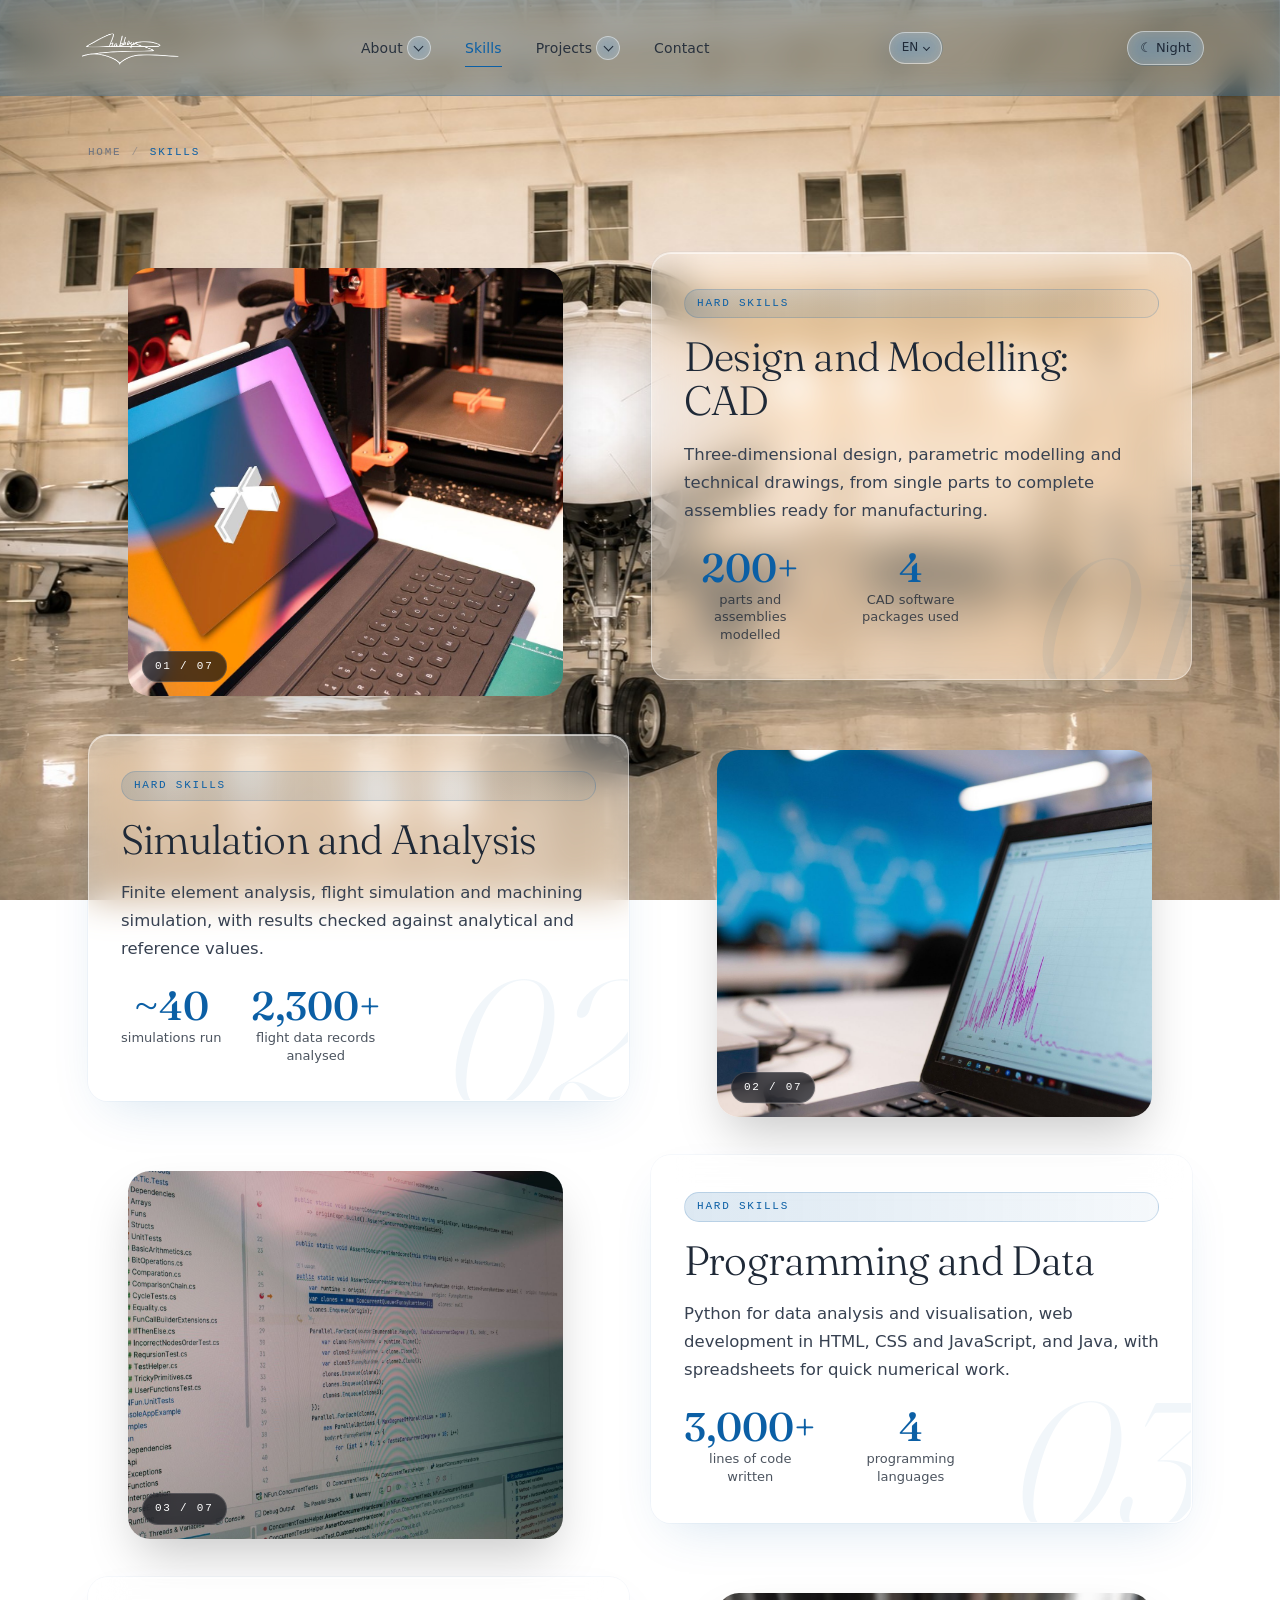
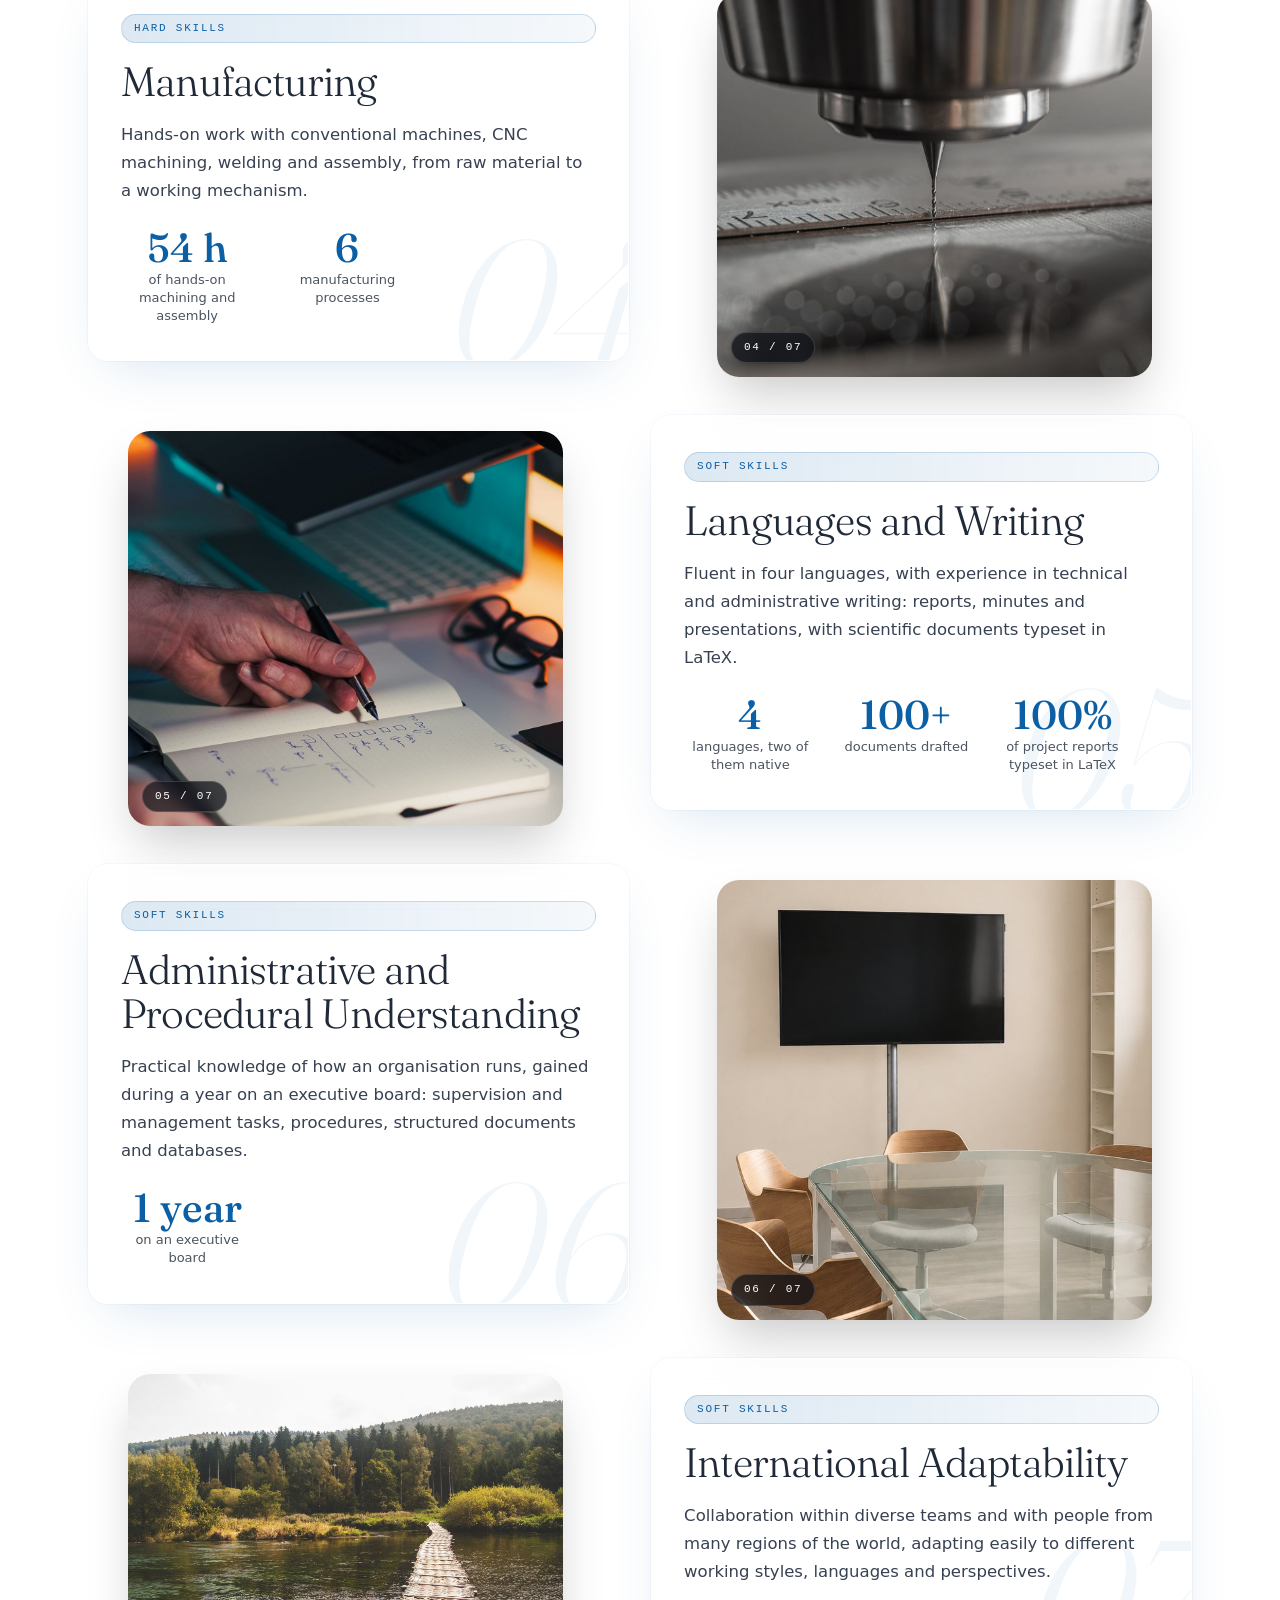
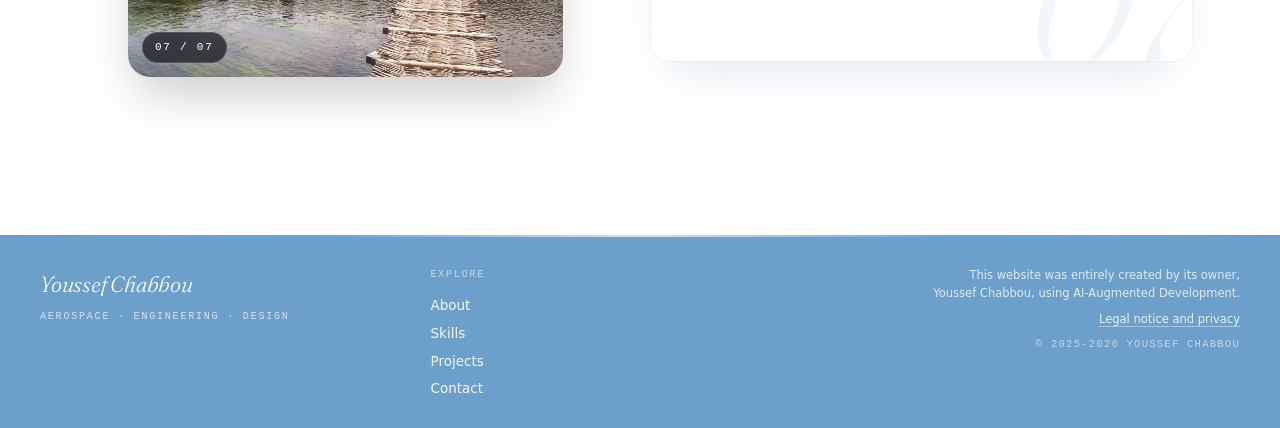
<file: skills/index.html>
<!DOCTYPE html>
<html lang="en">
<head>
<meta charset="utf-8">
<meta name="viewport" content="width=device-width, initial-scale=1, viewport-fit=cover">
<title>Skills | Youssef Chabbou</title>
<meta name="robots" content="noindex, nofollow">
<link rel="canonical" href="https://youssefchabbou.github.io/chabbou/skills/">
<meta name="description" content="Technical, interpersonal, organizational and international skills of Youssef Chabbou, aerospace engineering student.">
<meta name="theme-color" content="#0b5fa5">
<meta property="og:type" content="website">
<meta property="og:url" content="https://youssefchabbou.github.io/chabbou/skills/">
<meta property="og:site_name" content="Youssef Chabbou">
<meta property="og:title" content="Skills | Youssef Chabbou">
<meta property="og:description" content="Technical, interpersonal, organizational and international skills of Youssef Chabbou, aerospace engineering student.">
<meta property="og:image" content="https://youssefchabbou.github.io/chabbou/assets/images/og-cover.jpg">
<meta name="twitter:card" content="summary_large_image">
<link rel="icon" type="image/png" sizes="32x32" href="../assets/images/favicon-light.png" media="(prefers-color-scheme: light)">
<link rel="icon" type="image/png" sizes="32x32" href="../assets/images/favicon-dark.png" media="(prefers-color-scheme: dark)">
<link rel="apple-touch-icon" href="../assets/images/apple-touch-icon.png">
<link rel="preload" as="image" href="../assets/images/background.jpg">


<script src="../js/boot.js?v=6bd4260b"></script>
<link rel="stylesheet" href="../css/site.css?v=7d007ab3">
<link rel="stylesheet" href="../css/subpage.css?v=ec54b2ab">
<script src="../js/site.js?v=816ae124" defer></script>
</head>
<body data-page="skills">
<script src="../js/layout.js?v=46dbb293" data-slot="header"></script>

<main class="page" id="main">
    <nav class="breadcrumbs mono" aria-label="Breadcrumb">
      <a href="../" data-i18n="ui.home">Home</a>
      <span class="sep">/</span>
      <span class="current" data-i18n="nav.skills">Skills</span>
    </nav>

  <div class="sections">

    <section id="technical" class="alt-section reverse reveal">
      <figure class="alt-media">
        <span class="alt-media-tag mono">01 / 07</span>
        <img src="../assets/images/skills-design-3d.jpg" alt="Tablet with a 3D model next to a 3D printer producing the part" width="1718" height="1145" loading="lazy" decoding="async">
      </figure>
      <div class="alt-card" data-num="01">
        <p class="alt-eyebrow" data-i18n="skills.cad.eyebrow">Hard Skills</p>
        <h1 class="alt-title display" data-i18n="skills.cad.title">Design and Modelling: CAD</h1>
        <p class="alt-text" data-i18n="skills.cad.text">Three-dimensional design, parametric modelling and technical drawings, from single parts to complete assemblies ready for manufacturing.</p>
        <ul class="skill-stats"><li><strong class="stat-n" data-i18n="skills.cad.s1n">200+</strong><span class="stat-l" data-i18n="skills.cad.s1l">parts and assemblies modelled</span></li><li><strong class="stat-n" data-i18n="skills.cad.s2n">4</strong><span class="stat-l" data-i18n="skills.cad.s2l">CAD software packages used</span></li></ul>
      </div>
    </section>

    <section id="simulation" class="alt-section reveal">
      <div class="alt-card" data-num="02">
        <p class="alt-eyebrow" data-i18n="skills.sim.eyebrow">Hard Skills</p>
        <h2 class="alt-title display" data-i18n="skills.sim.title">Simulation and Analysis</h2>
        <p class="alt-text" data-i18n="skills.sim.text">Finite element analysis, flight simulation and machining simulation, with results checked against analytical and reference values.</p>
        <ul class="skill-stats"><li><strong class="stat-n" data-i18n="skills.sim.s1n">~40</strong><span class="stat-l" data-i18n="skills.sim.s1l">simulations run</span></li><li><strong class="stat-n" data-i18n="skills.sim.s2n">2,300+</strong><span class="stat-l" data-i18n="skills.sim.s2l">flight data records analysed</span></li></ul>
      </div>
      <figure class="alt-media">
        <span class="alt-media-tag mono">02 / 07</span>
        <img src="../assets/images/skills-simulation.jpg" alt="Laptop showing a plotted data curve" width="1800" height="1200" loading="lazy" decoding="async">
      </figure>
    </section>

    <section id="programming" class="alt-section reverse reveal">
      <figure class="alt-media">
        <span class="alt-media-tag mono">03 / 07</span>
        <img src="../assets/images/skills-programming.jpg" alt="Source code in a development environment" width="1800" height="1200" loading="lazy" decoding="async">
      </figure>
      <div class="alt-card" data-num="03">
        <p class="alt-eyebrow" data-i18n="skills.code.eyebrow">Hard Skills</p>
        <h2 class="alt-title display" data-i18n="skills.code.title">Programming and Data</h2>
        <p class="alt-text" data-i18n="skills.code.text">Python for data analysis and visualisation, web development in HTML, CSS and JavaScript, and Java, with spreadsheets for quick numerical work.</p>
        <ul class="skill-stats"><li><strong class="stat-n" data-i18n="skills.code.s1n">3,000+</strong><span class="stat-l" data-i18n="skills.code.s1l">lines of code written</span></li><li><strong class="stat-n" data-i18n="skills.code.s2n">4</strong><span class="stat-l" data-i18n="skills.code.s2l">programming languages</span></li></ul>
      </div>
    </section>

    <section id="fabrication" class="alt-section reveal">
      <div class="alt-card" data-num="04">
        <p class="alt-eyebrow" data-i18n="skills.make.eyebrow">Hard Skills</p>
        <h2 class="alt-title display" data-i18n="skills.make.title">Manufacturing</h2>
        <p class="alt-text" data-i18n="skills.make.text">Hands-on work with conventional machines, CNC machining, welding and assembly, from raw material to a working mechanism.</p>
        <ul class="skill-stats"><li><strong class="stat-n" data-i18n="skills.make.s1n">54 h</strong><span class="stat-l" data-i18n="skills.make.s1l">of hands-on machining and assembly</span></li><li><strong class="stat-n" data-i18n="skills.make.s2n">6</strong><span class="stat-l" data-i18n="skills.make.s2l">manufacturing processes</span></li></ul>
      </div>
      <figure class="alt-media">
        <span class="alt-media-tag mono">04 / 07</span>
        <img src="../assets/images/skills-fabrication.jpg" alt="Micro milling tool above a metal ruler" width="1800" height="1200" loading="lazy" decoding="async">
      </figure>
    </section>

    <section id="languages" class="alt-section reverse reveal">
      <figure class="alt-media">
        <span class="alt-media-tag mono">05 / 07</span>
        <img src="../assets/images/skills-languages.jpg" alt="Handwritten notes in a notebook on a desk" width="1800" height="1200" loading="lazy" decoding="async">
      </figure>
      <div class="alt-card" data-num="05">
        <p class="alt-eyebrow" data-i18n="skills.lang.eyebrow">Soft Skills</p>
        <h2 class="alt-title display" data-i18n="skills.lang.title">Languages and Writing</h2>
        <p class="alt-text" data-i18n="skills.lang.text">Fluent in four languages, with experience in technical and administrative writing: reports, minutes and presentations, with scientific documents typeset in LaTeX.</p>
        <ul class="skill-stats"><li><strong class="stat-n" data-i18n="skills.lang.s1n">4</strong><span class="stat-l" data-i18n="skills.lang.s1l">languages, two of them native</span></li><li><strong class="stat-n" data-i18n="skills.lang.s2n">100+</strong><span class="stat-l" data-i18n="skills.lang.s2l">documents drafted</span></li><li><strong class="stat-n" data-i18n="skills.lang.s3n">100%</strong><span class="stat-l" data-i18n="skills.lang.s3l">of project reports typeset in LaTeX</span></li></ul>
      </div>
    </section>

    <section id="organizational" class="alt-section reveal">
      <div class="alt-card" data-num="06">
        <p class="alt-eyebrow" data-i18n="skills.admin.eyebrow">Soft Skills</p>
        <h2 class="alt-title display" data-i18n="skills.admin.title">Administrative and Procedural Understanding</h2>
        <p class="alt-text" data-i18n="skills.admin.text">Practical knowledge of how an organisation runs, gained during a year on an executive board: supervision and management tasks, procedures, structured documents and databases.</p>
        <ul class="skill-stats"><li><strong class="stat-n" data-i18n="skills.admin.s1n">1 year</strong><span class="stat-l" data-i18n="skills.admin.s1l">on an executive board</span></li></ul>
      </div>
      <figure class="alt-media">
        <span class="alt-media-tag mono">06 / 07</span>
        <img src="../assets/images/skills-administration.jpg" alt="Bright meeting room with an oval glass table and chairs" width="1024" height="682" loading="lazy" decoding="async">
      </figure>
    </section>

    <section id="cultural" class="alt-section reverse reveal">
      <figure class="alt-media">
        <span class="alt-media-tag mono">07 / 07</span>
        <img src="../assets/images/skills-international.jpg" alt="Wooden footbridge crossing a river toward a forest" width="1800" height="1205" loading="lazy" decoding="async">
      </figure>
      <div class="alt-card" data-num="07">
        <p class="alt-eyebrow" data-i18n="skills.culture.eyebrow">Soft Skills</p>
        <h2 class="alt-title display" data-i18n="skills.culture.title">International Adaptability</h2>
        <p class="alt-text" data-i18n="skills.culture.text">Collaboration within diverse teams and with people from many regions of the world, adapting easily to different working styles, languages and perspectives.</p>
      </div>
    </section>

  </div>
</main>

<script src="../js/layout.js?v=46dbb293" data-slot="footer"></script>
</body>
</html>
</file>
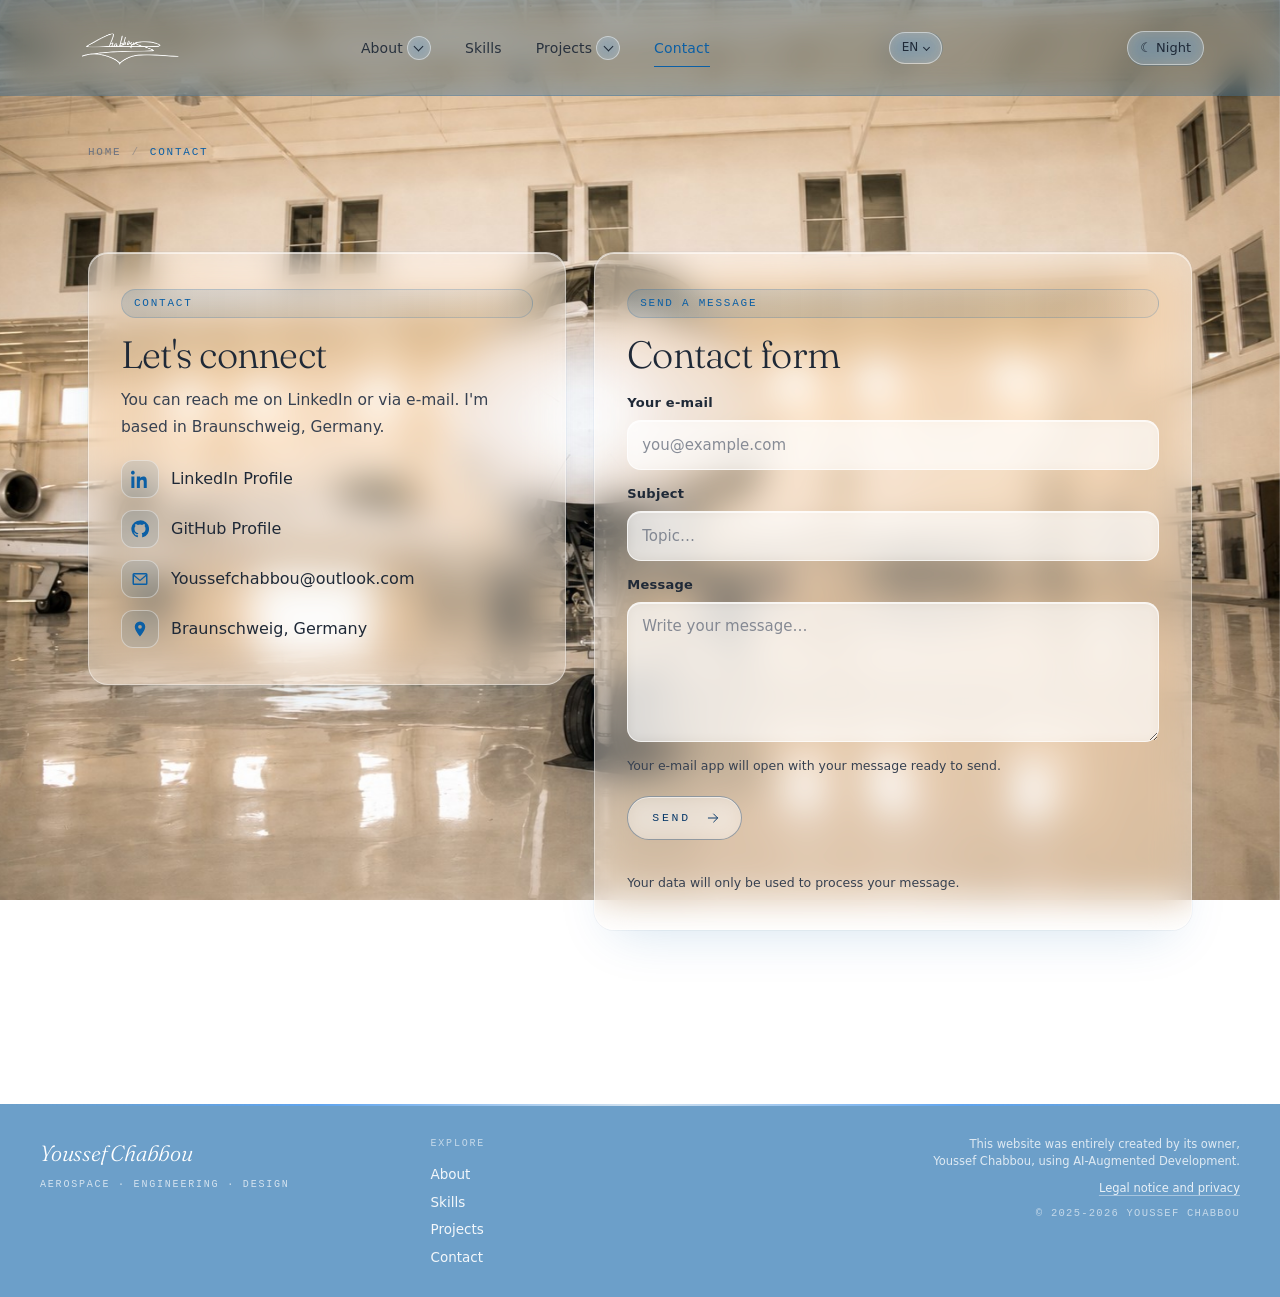
<file: contact.html>
<!DOCTYPE html>
<html lang="en"><head><meta charset="utf-8"><title>Redirecting…</title>
<meta name="robots" content="noindex, nofollow"><link rel="canonical" href="https://youssefchabbou.github.io/chabbou/contact/">
<meta http-equiv="refresh" content="0; url=contact/">
<script>location.replace("contact/" + location.search + location.hash);</script></head>
<body><a href="contact/">contact/</a></body></html>
</file>
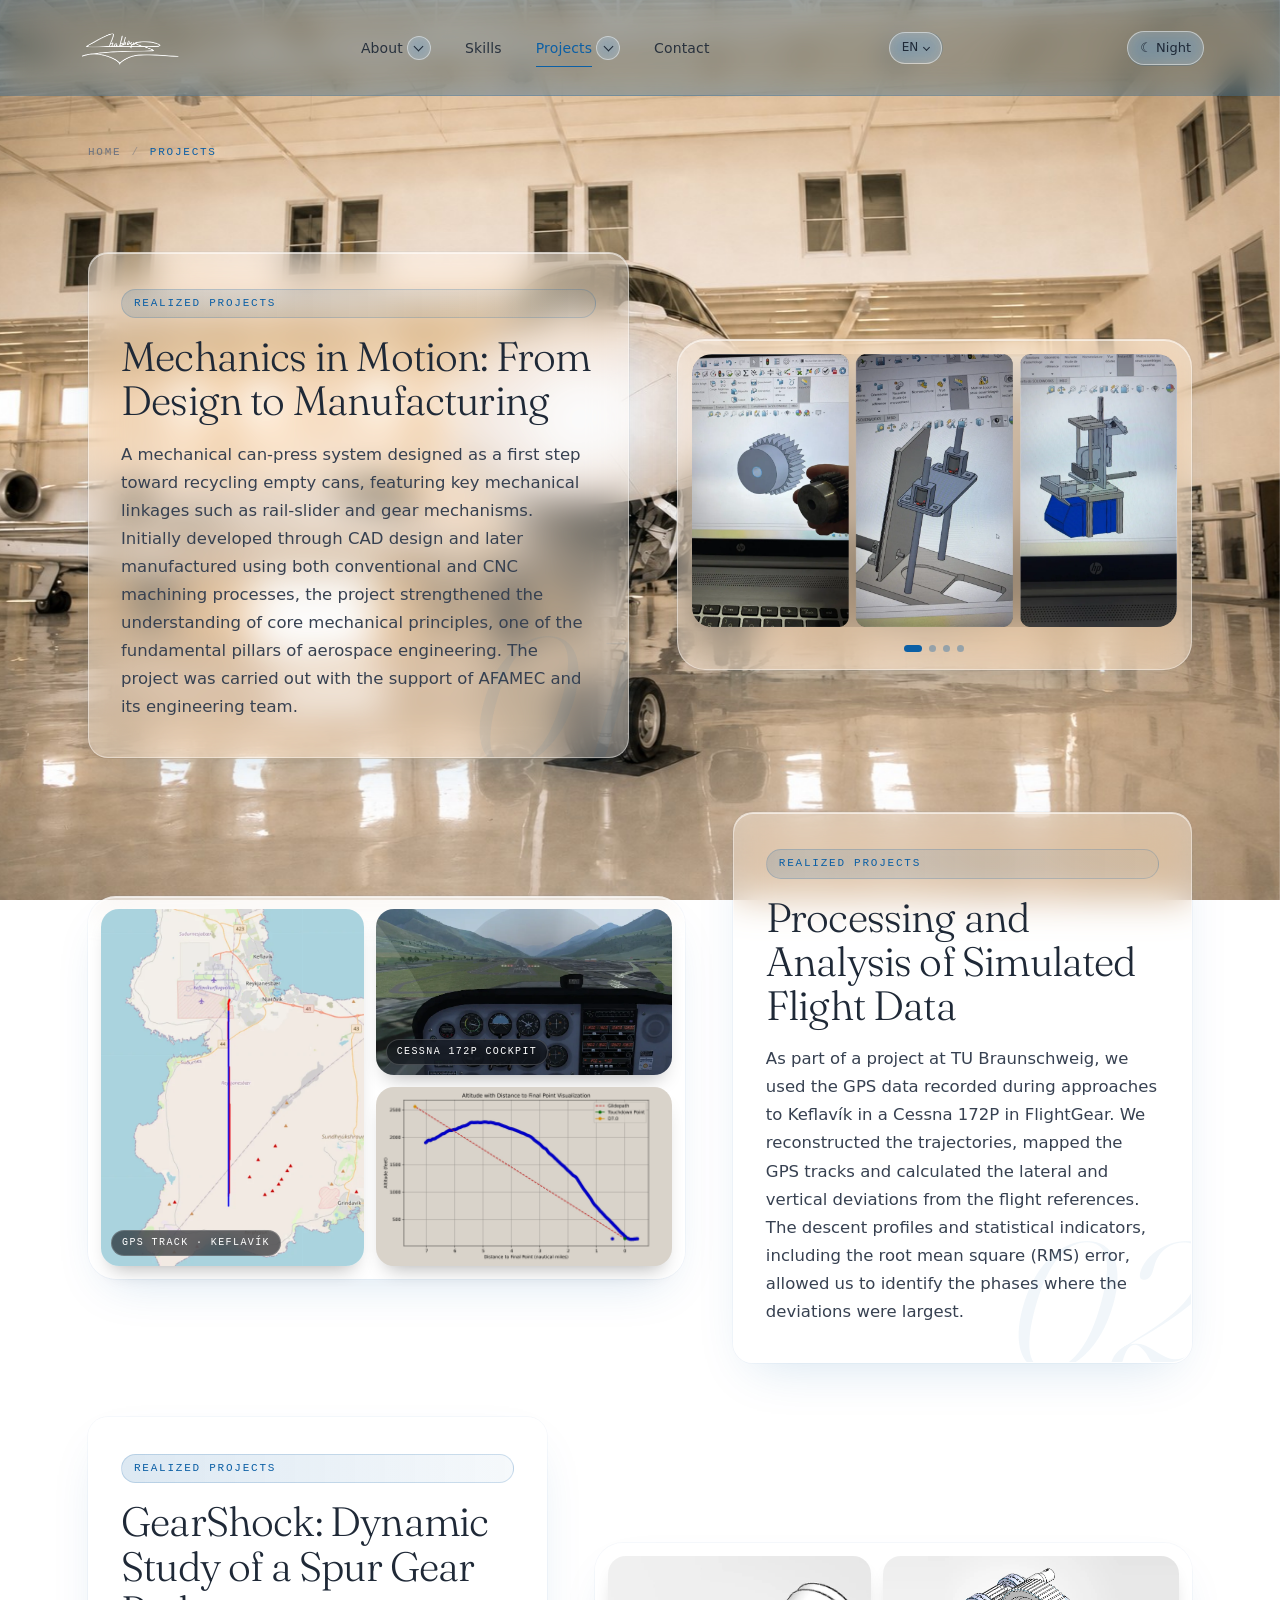
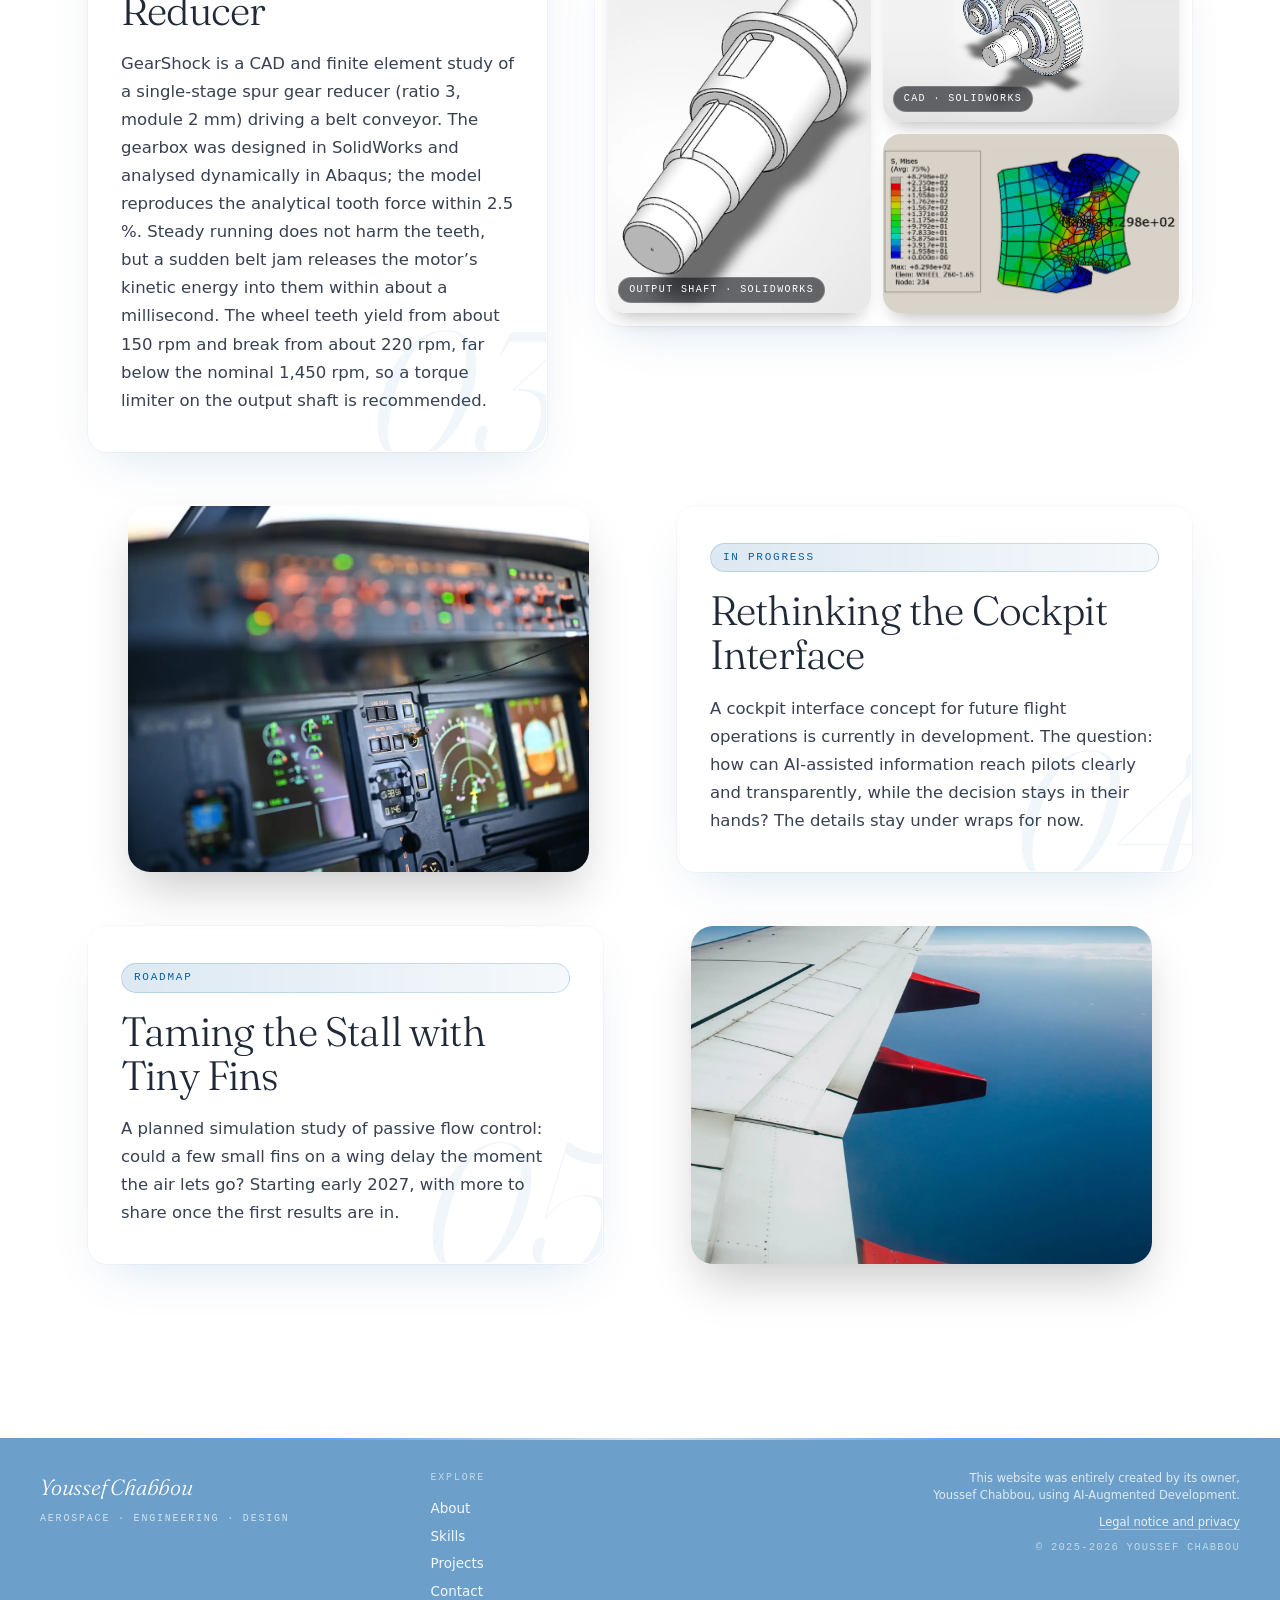
<file: projects.html>
<!DOCTYPE html>
<html lang="en"><head><meta charset="utf-8"><title>Redirecting…</title>
<meta name="robots" content="noindex, nofollow"><link rel="canonical" href="https://youssefchabbou.github.io/chabbou/projects/">
<meta http-equiv="refresh" content="0; url=projects/">
<script>location.replace("projects/" + location.search + location.hash);</script></head>
<body><a href="projects/">projects/</a></body></html>
</file>
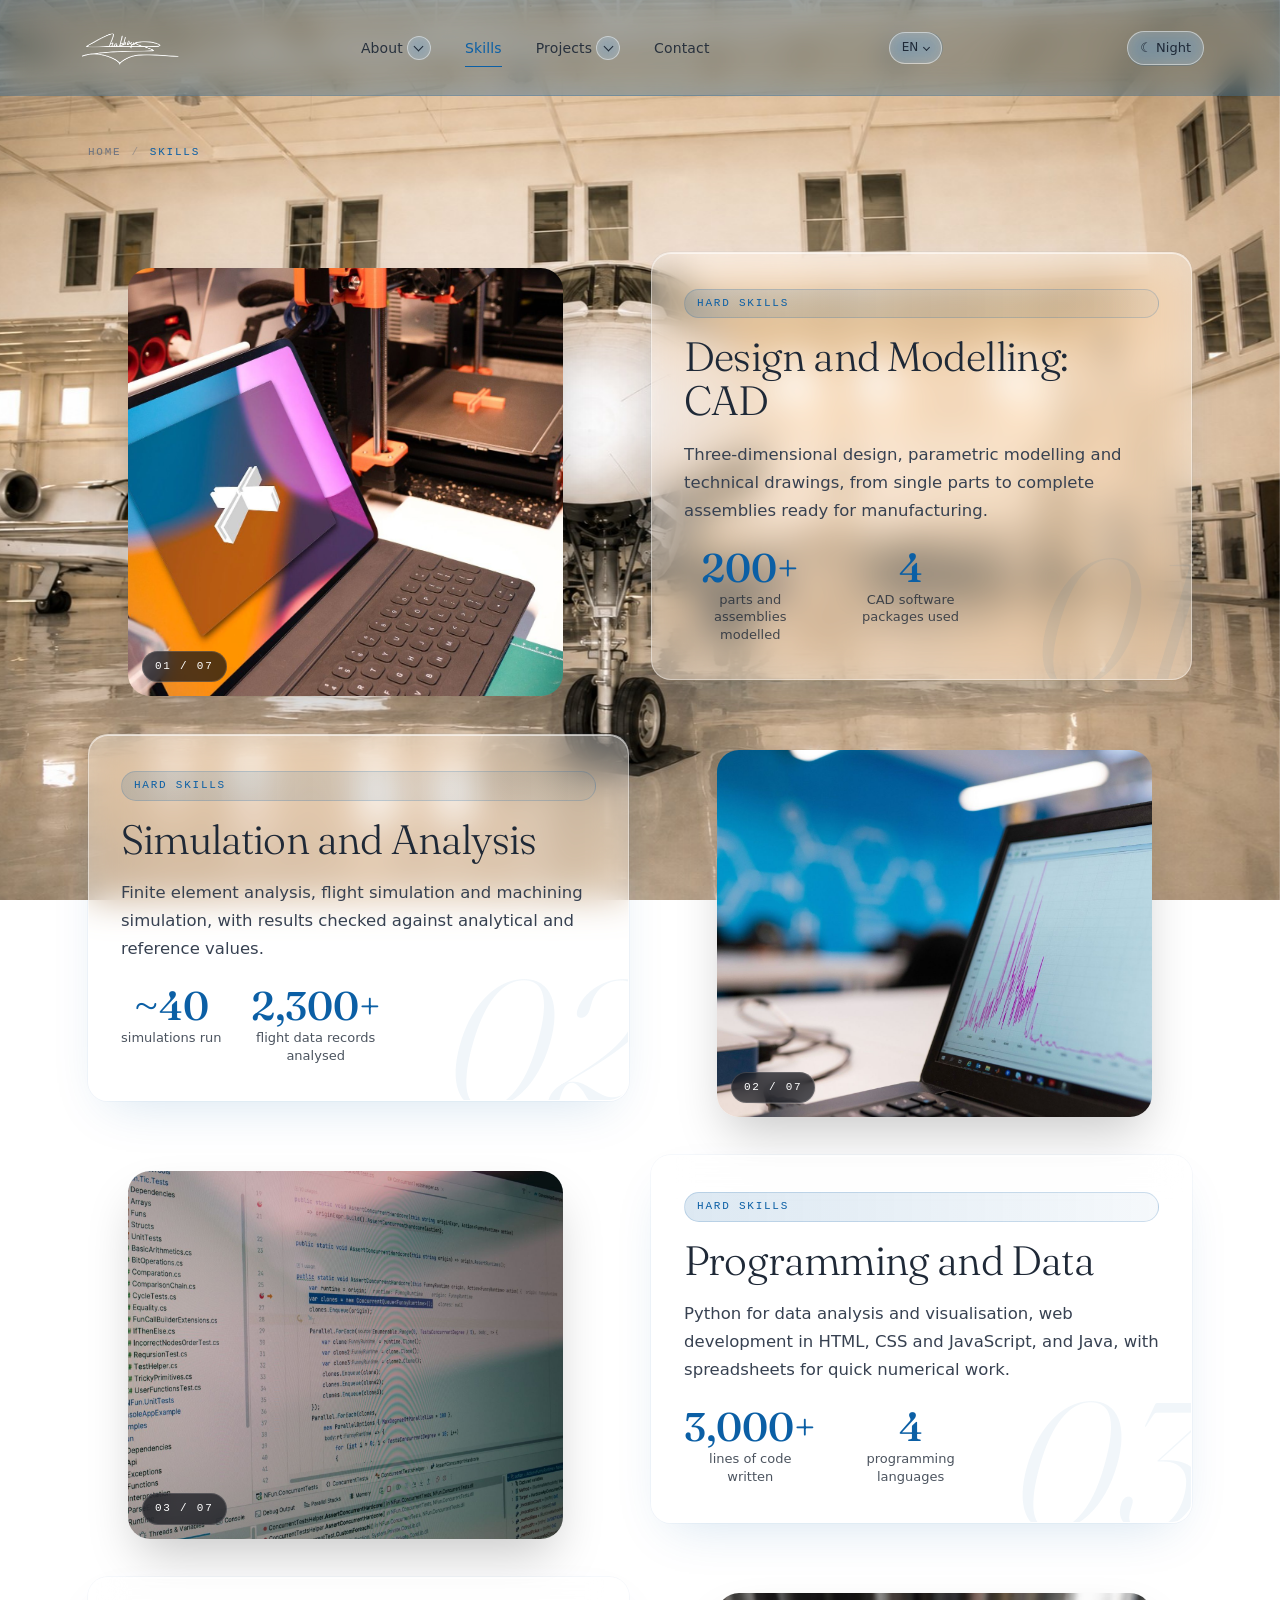
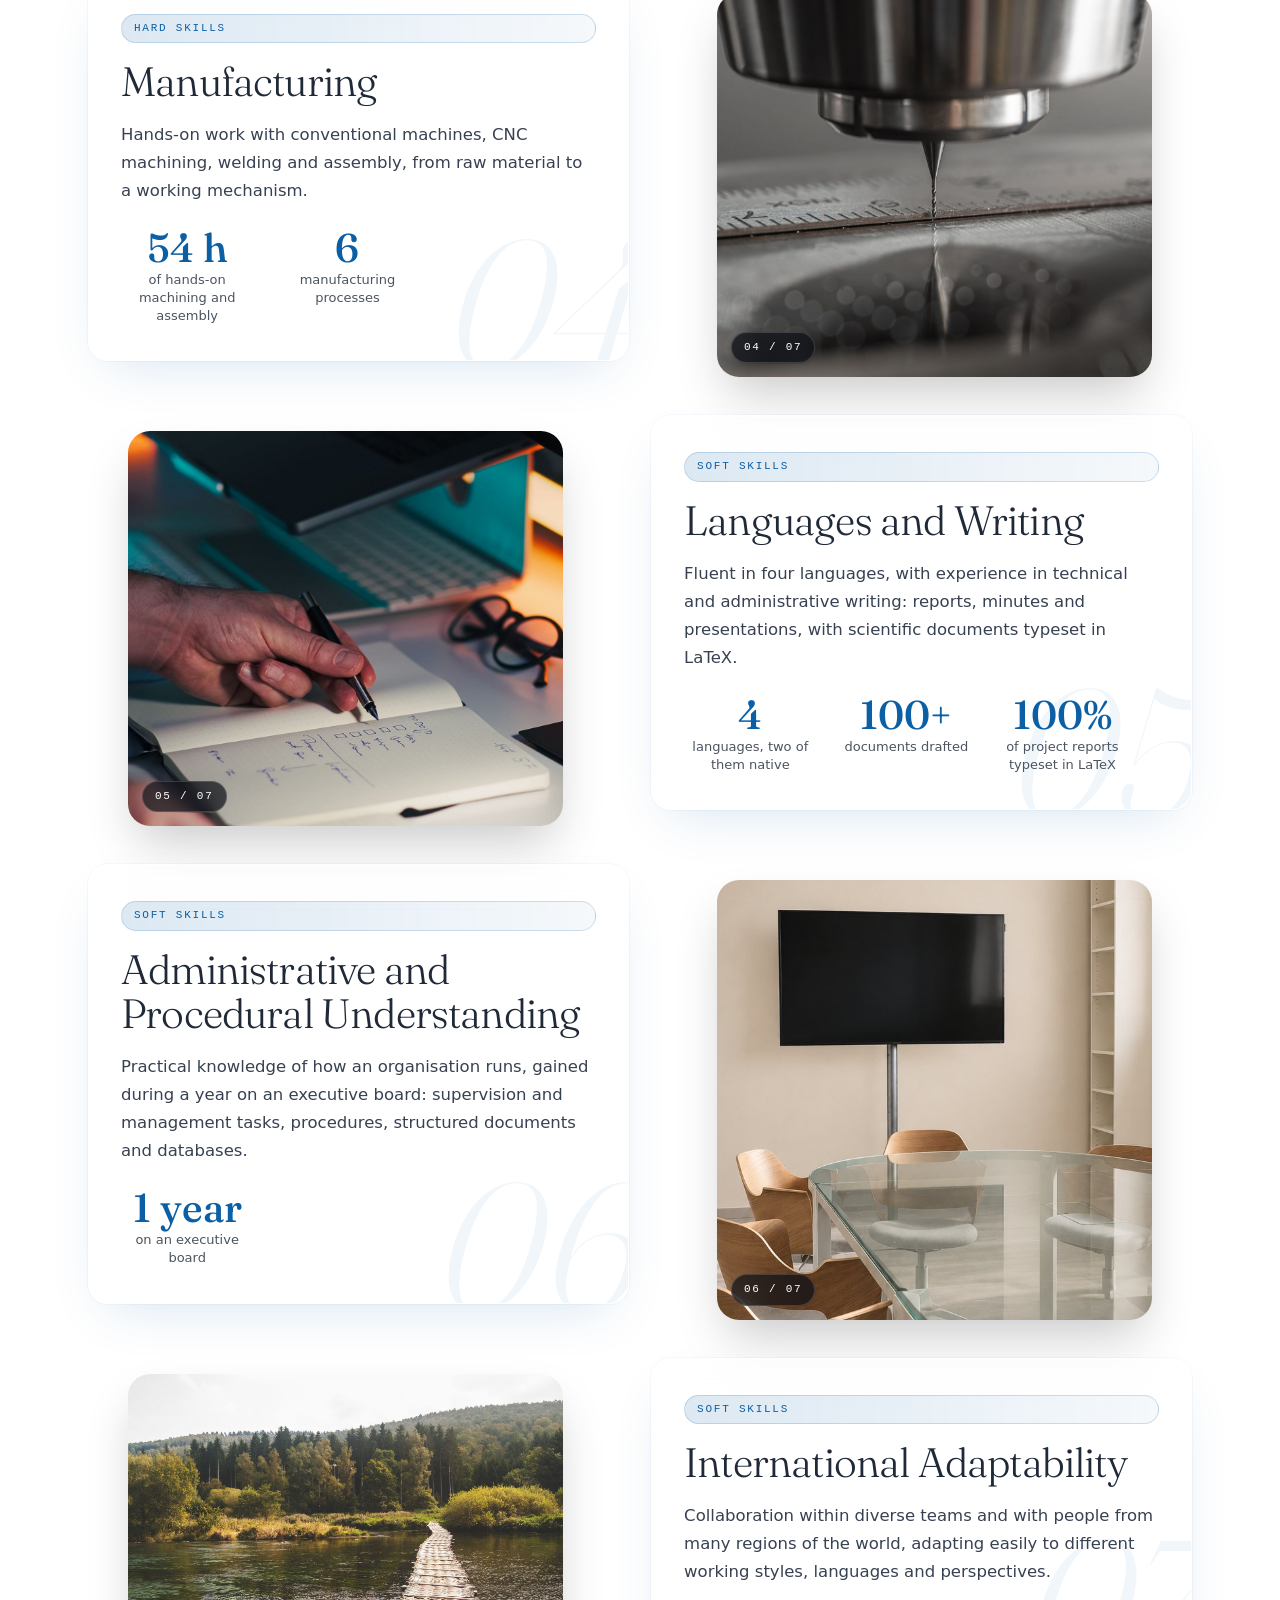
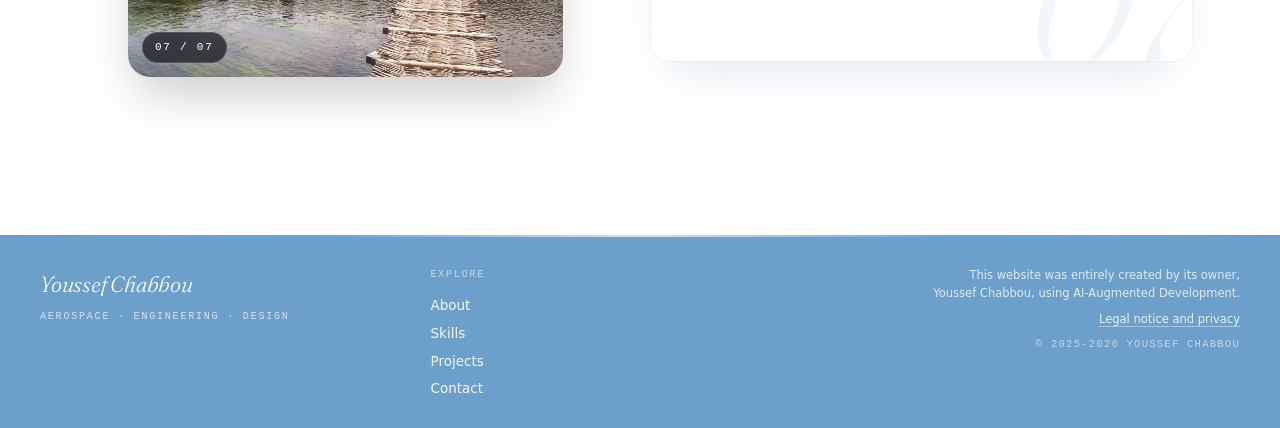
<file: skills.html>
<!DOCTYPE html>
<html lang="en"><head><meta charset="utf-8"><title>Redirecting…</title>
<meta name="robots" content="noindex, nofollow"><link rel="canonical" href="https://youssefchabbou.github.io/chabbou/skills/">
<meta http-equiv="refresh" content="0; url=skills/">
<script>location.replace("skills/" + location.search + location.hash);</script></head>
<body><a href="skills/">skills/</a></body></html>
</file>
<file: css/site.css>
/* Fraunces, hosted locally (no request to Google) */
@font-face{font-family:'Fraunces';font-style:normal;font-weight:100 900;font-display:swap;src:url('../assets/fonts/fraunces-latin-ext-opsz-normal.woff2') format('woff2');unicode-range:U+0100-02BA,U+02BD-02C5,U+02C7-02CC,U+02CE-02D7,U+02DD-02FF,U+0304,U+0308,U+0329,U+1D00-1DBF,U+1E00-1E9F,U+1EF2-1EFF,U+2020,U+20A0-20AB,U+20AD-20C0,U+2113,U+2C60-2C7F,U+A720-A7FF}
@font-face{font-family:'Fraunces';font-style:italic;font-weight:100 900;font-display:swap;src:url('../assets/fonts/fraunces-latin-ext-opsz-italic.woff2') format('woff2');unicode-range:U+0100-02BA,U+02BD-02C5,U+02C7-02CC,U+02CE-02D7,U+02DD-02FF,U+0304,U+0308,U+0329,U+1D00-1DBF,U+1E00-1E9F,U+1EF2-1EFF,U+2020,U+20A0-20AB,U+20AD-20C0,U+2113,U+2C60-2C7F,U+A720-A7FF}
@font-face{font-family:'Fraunces';font-style:normal;font-weight:100 900;font-display:swap;src:url('../assets/fonts/fraunces-latin-opsz-normal.woff2') format('woff2');unicode-range:U+0000-00FF,U+0131,U+0152-0153,U+02BB-02BC,U+02C6,U+02DA,U+02DC,U+0304,U+0308,U+0329,U+2000-206F,U+20AC,U+2122,U+2191,U+2193,U+2212,U+2215,U+FEFF,U+FFFD}
@font-face{font-family:'Fraunces';font-style:italic;font-weight:100 900;font-display:swap;src:url('../assets/fonts/fraunces-latin-opsz-italic.woff2') format('woff2');unicode-range:U+0000-00FF,U+0131,U+0152-0153,U+02BB-02BC,U+02C6,U+02DA,U+02DC,U+0304,U+0308,U+0329,U+2000-206F,U+20AC,U+2122,U+2191,U+2193,U+2212,U+2215,U+FEFF,U+FFFD}

/* ==========================================================================
   SITE.CSS - shared by every page
   Tokens · base · header & navigation · mobile drawer · glass components · footer
   The look of the home page is the reference: translucent "liquid glass"
   surfaces over photography, editorial serif titles, mono eyebrows.
   ========================================================================== */

/* ---------- Design tokens ------------------------------------------------ */
:root{
  --bg:#fff; --fg:#1f2937; --muted:#6b7280; --brand:#0b5fa5; --card:#f8fafc;
  --ring:#dbeafe; --overlay:rgba(255,255,255,.85);
  --text-soft:#374151;

  /* liquid glass */
  --glass-bg:rgba(255,255,255,.36);
  --glass-bg-strong:rgba(255,255,255,.66);
  --glass-border:rgba(255,255,255,.4);
  --glass-shadow:0 20px 50px -20px rgba(11,95,165,.18),0 1px 0 rgba(255,255,255,.6) inset,0 0 0 1px rgba(11,95,165,.04);
  --glass-shadow-hover:0 28px 60px -20px rgba(11,95,165,.28),0 1px 0 rgba(255,255,255,.7) inset;
  --glass-hover-border:rgba(11,95,165,.3);
  --tint:rgba(11,95,165,.10);
  --tint-strong:rgba(11,95,165,.18);

  --edge:24px;
  --card-pad:26px;
  --anchor-offset:104px;
  --font-sans:system-ui,-apple-system,"Segoe UI",Roboto,Ubuntu,Inter,Arial,sans-serif;
  --font-display:'Fraunces',Georgia,'Times New Roman',serif;
  --font-mono:ui-monospace,SFMono-Regular,Menlo,Monaco,Consolas,monospace;
  --ease:cubic-bezier(.16,1,.3,1);
}
[data-theme="dark"]{
  --bg:#0d1117; --fg:#e6edf3; --muted:#8b949e; --brand:#58a6ff; --card:#161b22;
  --ring:#30363d; --overlay:rgba(0,0,0,.7);
  --text-soft:#c9d1d9;
  --glass-bg:rgba(22,27,34,.55);
  --glass-bg-strong:rgba(22,27,34,.8);
  --glass-border:rgba(255,255,255,.08);
  --glass-shadow:0 20px 50px -20px rgba(0,0,0,.5),0 1px 0 rgba(255,255,255,.04) inset;
  --glass-shadow-hover:0 28px 60px -20px rgba(0,0,0,.6),0 1px 0 rgba(255,255,255,.06) inset;
  --glass-hover-border:rgba(88,166,255,.3);
  --tint:rgba(88,166,255,.14);
  --tint-strong:rgba(88,166,255,.24);
}

/* ---------- Base --------------------------------------------------------- */
*{box-sizing:border-box}
html,body{height:100%}
body{
  margin:0;display:flex;flex-direction:column;min-height:100vh;
  font-family:var(--font-sans);
  background:var(--bg);color:var(--fg);line-height:1.6;
  transition:background .3s,color .3s;
}
body::before{
  content:"";position:fixed;inset:0;z-index:-2;
  background:url('../assets/images/background.jpg') no-repeat center/cover;
}
img,svg,video{max-width:100%}
a{color:inherit}

.display{font-family:var(--font-display);font-weight:300;letter-spacing:-.025em;line-height:1}
.display em{font-style:italic;font-weight:300}
.mono{font-family:var(--font-mono);font-size:11px;letter-spacing:.16em;text-transform:uppercase}
html[dir="rtl"] .display{font-family:var(--font-sans);letter-spacing:0}

.skip-link{
  position:fixed;top:8px;left:8px;z-index:2000;padding:10px 16px;border-radius:999px;
  background:var(--brand);color:#fff;text-decoration:none;font-size:14px;
  transform:translateY(-200%);transition:transform .2s;
}
.skip-link:focus{transform:none}

/* Hide translated text until the dictionary is applied (boot.js sets the class) */
html.i18n-pending [data-i18n]{visibility:hidden}

:focus-visible{outline:2px solid var(--brand);outline-offset:3px;border-radius:6px}

/* ---------- Top band / header ------------------------------------------- */
.top-band{
  position:sticky;top:0;width:100%;
  background:rgba(11,95,165,.35);
  backdrop-filter:blur(14px) saturate(170%);
  -webkit-backdrop-filter:blur(14px) saturate(170%);
  z-index:1000;
}
[data-theme="dark"] .top-band{background:rgba(11,95,165,.22)}
.top-band::after{
  content:"";position:absolute;left:0;right:0;bottom:0;height:1px;
  background:linear-gradient(90deg,transparent 0%,rgba(11,95,165,.28) 50%,transparent 100%);
  pointer-events:none;
}
[data-theme="dark"] .top-band::after{
  background:linear-gradient(90deg,transparent,rgba(88,166,255,.32) 50%,transparent);
}
.container{max-width:1200px;margin:auto;padding:24px}
.top-band header{display:flex;align-items:center;justify-content:space-between;padding:4px 12px;min-height:40px}
.top-band header img.signature{height:40px;width:auto;object-fit:contain;display:block;transition:transform .25s ease}
.top-band header .brand{display:inline-block;cursor:pointer}
.top-band header .brand:hover img.signature{transform:translateY(-1px)}

/* ---------- Navigation (desktop) ---------------------------------------- */
.top-band nav{display:flex;gap:34px;align-items:center;min-width:0}
.top-band nav a{
  position:relative;font-weight:500;text-decoration:none;color:var(--fg);
  opacity:.92;cursor:pointer;font-size:14px;letter-spacing:.01em;padding:6px 0;
  transition:color .2s,opacity .2s;
}
.top-band nav a::after{
  content:"";position:absolute;bottom:-2px;left:0;width:0;height:1px;background:var(--brand);
  transition:width .3s var(--ease);
}
.top-band nav a:hover,
.top-band nav a[aria-current="page"]{color:var(--brand);opacity:1}
.top-band nav a:hover::after,
.top-band nav a[aria-current="page"]::after{width:100%}
html[dir="rtl"] .top-band nav a::after{left:auto;right:0}

.menu{position:relative;display:flex;align-items:center;gap:4px;z-index:50}

/* little round chevron that opens a drop-down */
.chev{
  appearance:none;width:24px;height:24px;padding:0;border-radius:999px;cursor:pointer;
  display:inline-flex;align-items:center;justify-content:center;color:var(--fg);
  background:rgba(255,255,255,.22);border:1px solid rgba(255,255,255,.45);
  backdrop-filter:blur(8px);-webkit-backdrop-filter:blur(8px);
  transition:border-color .25s,color .25s,background .25s;
}
[data-theme="dark"] .chev{background:rgba(255,255,255,.06);border-color:rgba(255,255,255,.14)}
.chev::before{
  content:"";width:6px;height:6px;margin-top:-3px;
  border-right:1.6px solid currentColor;border-bottom:1.6px solid currentColor;
  transform:rotate(45deg);transition:transform .25s var(--ease);
}
.chev:hover,.chev[aria-expanded="true"]{border-color:var(--brand);color:var(--brand)}
.chev[aria-expanded="true"]::before{transform:rotate(225deg);margin-top:3px}

/* header pills: theme + language */
.toggle{
  display:inline-flex;align-items:center;gap:6px;white-space:nowrap;
  font:inherit;font-size:13px;color:var(--fg);cursor:pointer;
  padding:6px 12px;border-radius:999px;
  background:rgba(255,255,255,.22);border:1px solid rgba(255,255,255,.45);
  backdrop-filter:blur(8px);-webkit-backdrop-filter:blur(8px);
  transition:background .25s,color .25s,border-color .25s,transform .2s;
}
[data-theme="dark"] .toggle{background:rgba(255,255,255,.06);border-color:rgba(255,255,255,.14)}
.toggle:hover,.toggle[aria-expanded="true"]{border-color:var(--brand);color:var(--brand)}
.toggle:active{transform:scale(.97)}
.lang-menu{display:inline-block;margin-right:6px}
.lang-menu .toggle{font-size:12px;padding:5px 12px}
.lang-menu .toggle .caret{
  width:5px;height:5px;margin-top:-2px;border-right:1.5px solid currentColor;border-bottom:1.5px solid currentColor;
  transform:rotate(45deg);transition:transform .25s var(--ease);
}
.lang-menu .toggle[aria-expanded="true"] .caret{transform:rotate(225deg);margin-top:2px}

/* drop-down panel - liquid glass */
.submenu{
  position:absolute;top:100%;left:0;min-width:214px;margin-top:12px;padding:8px;
  background:var(--glass-bg-strong);
  backdrop-filter:blur(24px) saturate(180%);-webkit-backdrop-filter:blur(24px) saturate(180%);
  border:1px solid var(--glass-border);border-radius:16px;
  box-shadow:var(--glass-shadow),0 18px 40px -14px rgba(0,0,0,.28);
  opacity:0;visibility:hidden;pointer-events:none;transform:translateY(-8px) scale(.98);transform-origin:top left;
  transition:opacity .22s,transform .3s var(--ease),visibility 0s .3s;
  z-index:60;
}
.submenu.show{opacity:1;visibility:visible;pointer-events:auto;transform:none;transition:opacity .22s,transform .3s var(--ease)}
.submenu a{
  display:flex;align-items:center;justify-content:space-between;gap:12px;
  padding:9px 12px;border-radius:10px;font-size:14px;color:var(--fg);text-decoration:none;cursor:pointer;
  transition:background .18s,color .18s,padding .18s;
}
.submenu a:hover,.submenu a:focus-visible{background:var(--tint);color:var(--brand);padding-left:16px}
html[dir="rtl"] .submenu a:hover,html[dir="rtl"] .submenu a:focus-visible{padding-left:12px;padding-right:16px}
.submenu a[aria-current="true"]{color:var(--brand);font-weight:600}
.submenu a[aria-current="true"]::after{
  content:"";width:7px;height:7px;border-radius:50%;background:var(--brand);box-shadow:0 0 10px var(--brand);
}
.lang-menu .submenu{left:auto;right:0;min-width:170px;transform-origin:top right}
html[dir="rtl"] .submenu{left:auto;right:0;transform-origin:top right}
html[dir="rtl"] .lang-menu .submenu{right:auto;left:0;transform-origin:top left}

/* ---------- Mobile drawer ------------------------------------------------ */
.hamburger-btn{
  display:none;appearance:none;border:0;background:transparent;width:40px;height:40px;
  align-items:center;justify-content:center;cursor:pointer;
}
.hamburger-btn span{display:block;width:22px;height:2px;background:var(--fg);border-radius:2px;position:relative}
.hamburger-btn span::before,.hamburger-btn span::after{content:"";position:absolute;left:0;width:22px;height:2px;background:var(--fg);border-radius:2px}
.hamburger-btn span::before{top:-7px}
.hamburger-btn span::after{top:7px}

.mobile-backdrop{
  position:fixed;inset:0;background:rgba(8,12,18,.4);
  backdrop-filter:blur(3px);-webkit-backdrop-filter:blur(3px);
  opacity:0;pointer-events:none;transition:opacity .25s ease;z-index:1100;
}
.mobile-drawer{
  position:fixed;top:0;left:0;height:100%;height:100dvh;width:86vw;max-width:360px;
  display:flex;flex-direction:column;z-index:1200;
  background:var(--glass-bg-strong);
  backdrop-filter:blur(28px) saturate(180%);-webkit-backdrop-filter:blur(28px) saturate(180%);
  border-right:1px solid var(--glass-border);
  box-shadow:0 30px 80px -20px rgba(0,0,0,.45);
  transform:translateX(-102%);transition:transform .3s var(--ease),visibility 0s .3s;
  visibility:hidden;
}
.mobile-drawer .drawer-head{
  display:flex;align-items:center;justify-content:space-between;
  padding:calc(16px + env(safe-area-inset-top,0px)) 18px 14px;
  border-bottom:1px solid var(--glass-border);
}
.mobile-drawer .drawer-head strong{color:var(--muted);font-weight:500}
.mobile-drawer .drawer-close{width:36px;height:36px;padding:0;justify-content:center;font-size:15px}
.mobile-drawer nav{flex:1;overflow-y:auto;-webkit-overflow-scrolling:touch;padding:10px 12px 14px;display:flex;flex-direction:column;gap:2px}
.mobile-drawer nav a{
  display:block;padding:12px 14px;border-radius:14px;text-decoration:none;color:var(--fg);
  font-size:17px;font-weight:600;letter-spacing:-.005em;
  transition:background .18s,color .18s;
}
.mobile-drawer nav a:hover,.mobile-drawer nav a:active{background:var(--tint)}
.mobile-drawer nav a[aria-current="page"]{color:var(--brand);background:var(--tint)}
.mobile-drawer .mobile-sub{
  margin:0 0 8px 20px;padding:2px 0 2px 10px;border-left:2px solid var(--tint-strong);
  display:flex;flex-direction:column;gap:0;
}
.mobile-drawer .mobile-sub a{padding:9px 12px;font-size:15px;font-weight:500;color:var(--muted)}
.mobile-drawer .mobile-sub a:hover{color:var(--brand)}
.mobile-drawer .lang-grid{
  padding:14px 14px calc(14px + env(safe-area-inset-bottom,0px));border-top:1px solid var(--glass-border);
  display:grid;grid-template-columns:repeat(4,minmax(0,1fr));gap:8px;
}
.mobile-drawer .lang-btn{
  padding:11px 0;border-radius:12px;text-align:center;cursor:pointer;font:inherit;font-size:14px;font-weight:600;color:var(--fg);
  background:rgba(255,255,255,.28);border:1px solid var(--glass-border);
  transition:background .2s,border-color .2s,color .2s,transform .15s;
}
[data-theme="dark"] .mobile-drawer .lang-btn{background:rgba(255,255,255,.05)}
.mobile-drawer .lang-btn:active{transform:scale(.97)}
.mobile-drawer .lang-btn[aria-pressed="true"]{background:var(--tint-strong);border-color:var(--brand);color:var(--brand)}

html.mobile-open .mobile-backdrop{opacity:1;pointer-events:auto}
html.mobile-open .mobile-drawer{transform:translateX(0);visibility:visible;transition:transform .3s var(--ease),visibility 0s}
html.mobile-open,html.mobile-open body{overflow:hidden}

/* ---------- Glass components used on every page -------------------------- */
.alt-card{
  background:var(--glass-bg);
  backdrop-filter:blur(18px) saturate(160%);-webkit-backdrop-filter:blur(18px) saturate(160%);
  border:1px solid var(--glass-border);border-radius:20px;padding:36px 32px;
  box-shadow:var(--glass-shadow);color:var(--fg);
  transition:transform .5s var(--ease),box-shadow .5s,border-color .5s;
  position:relative;overflow:hidden;
}
.alt-card:hover{transform:translateY(-4px);border-color:var(--glass-hover-border);box-shadow:var(--glass-shadow-hover)}
/* big italic filigree number in the corner of a card */
.alt-card[data-num]::after{
  content:attr(data-num);position:absolute;bottom:-32px;right:-12px;
  font-family:var(--font-display);font-style:italic;font-weight:300;font-size:180px;line-height:1;
  color:rgba(11,95,165,.06);pointer-events:none;user-select:none;
}
[data-theme="dark"] .alt-card[data-num]::after{color:rgba(88,166,255,.08)}
html[dir="rtl"] .alt-card[data-num]::after{right:auto;left:-12px}

.alt-eyebrow{
  display:inline-block;color:var(--brand);margin:0 0 16px;padding:5px 12px;border-radius:999px;
  font-family:var(--font-mono);font-size:11px;letter-spacing:.16em;text-transform:uppercase;
  background:linear-gradient(90deg,rgba(11,95,165,.14),rgba(11,95,165,.04));
  border:1px solid rgba(11,95,165,.18);
}
[data-theme="dark"] .alt-eyebrow{
  background:linear-gradient(90deg,rgba(88,166,255,.2),rgba(88,166,255,.05));
  border-color:rgba(88,166,255,.28);
}
.alt-title{
  font-family:var(--font-display);font-weight:300;font-size:clamp(26px,3.2vw,44px);
  line-height:1.08;letter-spacing:-.02em;margin:0 0 18px;color:var(--fg);
}
html[dir="rtl"] .alt-title{font-family:var(--font-sans);letter-spacing:0}
.alt-text{margin:0;color:var(--text-soft);font-size:16.5px;line-height:1.7;max-width:48ch}

.alt-media{border-radius:22px;overflow:hidden;box-shadow:0 24px 50px -10px rgba(0,0,0,.22);position:relative}
.alt-media img{display:block;width:100%;height:auto;aspect-ratio:16/10;object-fit:cover;transform:scale(1.02);transition:transform .8s ease}
.alt-media:hover img{transform:scale(1.08)}
.alt-media-tag{
  position:absolute;bottom:14px;left:14px;padding:6px 12px;z-index:2;
  background:rgba(13,17,23,.7);color:#fff;border-radius:999px;border:1px solid rgba(255,255,255,.15);
  backdrop-filter:blur(8px);-webkit-backdrop-filter:blur(8px);
  font-family:var(--font-mono);font-size:11px;letter-spacing:.16em;text-transform:uppercase;
}
html[dir="rtl"] .alt-media-tag{left:auto;right:14px}

.reveal{opacity:0;transform:translateY(28px);transition:opacity .8s var(--ease),transform .8s var(--ease)}
.reveal.in{opacity:1;transform:translateY(0)}

/* ---------- Footer ------------------------------------------------------- */
.footer-band{
  background-color:rgba(11,95,165,.6);
  backdrop-filter:blur(10px);-webkit-backdrop-filter:blur(10px);
  color:#fff;margin-top:auto;position:relative;z-index:1;padding:32px 32px 28px;
}
.footer-band::before{
  content:"";position:absolute;top:0;left:0;right:0;height:2px;
  background:linear-gradient(90deg,transparent 0%,#58a6ff 25%,#fff 50%,#58a6ff 75%,transparent 100%);opacity:.7;
}
.footer-grid{max-width:1200px;margin:0 auto;display:grid;grid-template-columns:1.1fr 1fr 1.4fr;gap:36px;align-items:start}
.footer-brand-block{display:flex;flex-direction:column;gap:6px}
.footer-brand-name{font-family:var(--font-display);font-weight:300;font-style:italic;font-size:22px;letter-spacing:-.01em;color:#fff}
.footer-brand-tag{font-family:var(--font-mono);font-size:10px;letter-spacing:.18em;text-transform:uppercase;color:rgba(255,255,255,.7)}
.footer-nav{display:flex;flex-direction:column;gap:6px}
.footer-nav-title{font-family:var(--font-mono);font-size:10px;letter-spacing:.18em;text-transform:uppercase;color:rgba(255,255,255,.6);margin-bottom:6px}
.footer-nav a{color:rgba(255,255,255,.92);text-decoration:none;font-size:13.5px;transition:color .2s}
.footer-nav a:hover{color:#9bc4ec}
.footer-meta{display:flex;flex-direction:column;gap:8px;text-align:right}
html[dir="rtl"] .footer-meta{text-align:left}
.footer-meta-line{font-size:11.5px;color:rgba(255,255,255,.78);line-height:1.5}
.footer-legal{color:rgba(255,255,255,.85);font-size:11.5px;text-decoration:underline;text-underline-offset:3px;text-decoration-color:rgba(255,255,255,.4);transition:color .2s}
.footer-legal:hover{color:#9bc4ec}
.footer-copy{font-family:var(--font-mono);font-size:10.5px;letter-spacing:.12em;color:rgba(255,255,255,.6);text-transform:uppercase}

/* ---------- Responsive --------------------------------------------------- */
@media(max-width:1000px){.top-band nav{gap:22px}}
@media(max-width:900px){
  .footer-grid{grid-template-columns:1fr;gap:24px}
  .footer-meta{text-align:left}
  html[dir="rtl"] .footer-meta{text-align:right}
}
@media(max-width:640px){
  :root{--edge:16px}
  html{overflow-x:hidden}
  body{overflow-x:clip}   /* clip, not hidden: 'hidden' turned <body> into its own scroll box, so window never scrolled (plane, cue) */
  .container{padding:12px 16px}
  .top-band{position:static}
  .top-band header{display:grid;grid-template-columns:40px 1fr auto;align-items:center;gap:8px}
  .top-band header img.signature{height:28px}
  .top-band header .brand{justify-self:center}
  .hamburger-btn{display:flex}
  .top-band nav,.lang-menu{display:none!important}
  .toggle{padding:6px 12px;font-size:14px}
  #themeToggle{justify-self:end}
  .alt-card{padding:26px 22px}
  .alt-card[data-num]::after{font-size:120px}
  .footer-band{padding:24px 18px}
}

/* ---------- Right-to-left (Arabic) -------------------------------------- */
html[dir="rtl"] body{direction:rtl}
html[dir="rtl"] .alt-card,html[dir="rtl"] p,html[dir="rtl"] h1,html[dir="rtl"] h2,html[dir="rtl"] h3,html[dir="rtl"] h4{text-align:right}
html[dir="rtl"] .top-band nav{justify-content:flex-end}
html[dir="rtl"] .mobile-drawer{left:auto;right:0;transform:translateX(102%);border-right:0;border-left:1px solid var(--glass-border)}
html.mobile-open[dir="rtl"] .mobile-drawer{transform:translateX(0)}
html[dir="rtl"] .mobile-drawer .mobile-sub{margin:0 20px 8px 0;padding:2px 10px 2px 0;border-left:0;border-right:2px solid var(--tint-strong)}
@media(max-width:640px){
  html[dir="rtl"] .top-band header{grid-template-columns:auto 1fr 40px}
  html[dir="rtl"] #themeToggle{justify-self:start}
}

/* ---------- Reduced motion ---------------------------------------------- */
@media (prefers-reduced-motion:reduce){
  .mobile-backdrop,.mobile-drawer{transition:none}
  .reveal{opacity:1;transform:none;transition:none}
}
</file>
<file: css/home.css>
/* ==========================================================================
   HOME.CSS - cinematic hero + numbered editorial sections (index.html only)
   ========================================================================== */

/* ---------- Hero -------------------------------------------------------- */
.hero-cinema{
  position:relative;min-height:100vh;overflow:hidden;isolation:isolate;
  display:flex;flex-direction:column;justify-content:flex-end;
  padding:120px 32px 80px;margin-top:-1px;
}
.hero-video-bg{
  position:absolute;inset:0;z-index:-2;overflow:hidden;
  background:#0d1117 url('../assets/images/background.jpg') center/cover no-repeat;
}
.hero-video-bg video{width:100%;height:100%;object-fit:cover;opacity:0;transition:opacity 1.4s ease}
.hero-video-bg video.loaded{opacity:1}
.hero-overlay{
  position:absolute;inset:0;z-index:-1;
  background:
    linear-gradient(180deg,rgba(13,17,23,.30) 0%,rgba(13,17,23,.55) 60%,rgba(13,17,23,.85) 100%),
    linear-gradient(90deg,rgba(11,95,165,.25) 0%,transparent 60%);
}

.hero-counter{
  position:absolute;top:96px;right:32px;color:rgba(255,255,255,.7);
  display:flex;align-items:center;gap:10px;z-index:3;
}
.hero-counter::before{content:"";display:block;width:32px;height:1px;background:rgba(255,255,255,.4)}
html[dir="rtl"] .hero-counter{right:auto;left:32px}

.hero-tag{
  position:absolute;top:96px;left:32px;color:rgba(255,255,255,.85);z-index:3;
  display:flex;align-items:center;gap:8px;
}
.hero-tag::before{
  content:"";display:block;width:8px;height:8px;border-radius:50%;
  background:#58a6ff;box-shadow:0 0 12px #58a6ff;animation:pulse 2.4s ease-in-out infinite;
}
@keyframes pulse{0%,100%{opacity:1;transform:scale(1)}50%{opacity:.4;transform:scale(.7)}}
html[dir="rtl"] .hero-tag{left:auto;right:32px}

.hero-content{position:relative;z-index:2;max-width:1200px;margin:0 auto;width:100%}
.hero-eyebrow{color:#bcd9f5;margin-bottom:24px;opacity:0;transform:translateY(20px);animation:rise 1s .3s forwards var(--ease)}
.hero-title{
  font-size:clamp(40px,7.2vw,96px);color:#fff;max-width:18ch;margin:0 0 28px;
  opacity:0;transform:translateY(30px);animation:rise 1.1s .5s forwards var(--ease);
}
.hero-title em{color:#9bc4ec}
.hero-sub{
  font-size:clamp(16px,1.4vw,20px);color:rgba(255,255,255,.82);max-width:55ch;margin:0 0 40px;
  opacity:0;transform:translateY(30px);animation:rise 1.1s .7s forwards var(--ease);
}
.hero-meta{
  display:flex;gap:48px;flex-wrap:wrap;padding-top:28px;border-top:1px solid rgba(255,255,255,.18);
  opacity:0;transform:translateY(30px);animation:rise 1.1s .9s forwards var(--ease);
}
.hero-meta-item{max-width:24ch}
.hero-meta-label{color:#9bc4ec;display:block;margin-bottom:8px}
.hero-meta-value{color:rgba(255,255,255,.92);font-size:15px;line-height:1.5}
@keyframes rise{to{opacity:1;transform:translateY(0)}}

.hero-scroll-cue{
  position:absolute;bottom:28px;left:50%;transform:translateX(-50%);z-index:3;color:rgba(255,255,255,.65);
  display:flex;flex-direction:column;align-items:center;gap:8px;pointer-events:none;
  transition:opacity .4s ease,transform .5s ease;
}
.hero-scroll-cue.is-hidden{opacity:0;transform:translateX(-50%) translateY(20px)}
.hero-scroll-cue::after{
  content:"";width:1px;height:36px;background:linear-gradient(180deg,rgba(255,255,255,.7),transparent);
  animation:scroll-line 2s ease-in-out infinite;
}
@keyframes scroll-line{0%,100%{transform:scaleY(1);transform-origin:top}50%{transform:scaleY(.4);transform-origin:top}}

/* paper plane that follows the scroll */
.flight-stage{position:absolute;inset:0;pointer-events:none;z-index:1;overflow:hidden}
.plane{position:absolute;left:0;bottom:0;width:64px;height:64px;opacity:.92;filter:drop-shadow(0 6px 14px rgba(0,0,0,.4))}

/* ---------- Numbered sections ------------------------------------------- */
.sections{max-width:1200px;margin:0 auto;padding:96px 24px;position:relative}
.section-mark{
  display:flex;align-items:center;justify-content:center;gap:18px;margin:60px 0 30px;
  color:var(--muted);pointer-events:none;
}
.section-mark::before,.section-mark::after{
  content:"";flex:1;height:1px;max-width:200px;background:linear-gradient(90deg,transparent,var(--ring),transparent);
}
.section-mark .section-num{color:var(--brand);margin-right:6px}
html[dir="rtl"] .section-mark .section-num{margin-right:0;margin-left:6px}

.alt-section{display:grid;grid-template-columns:1.05fr 1fr;gap:48px;align-items:center;margin:30px 0 60px;position:relative}
.alt-section.reverse{grid-template-columns:1fr 1.05fr}
section[id]{scroll-margin-top:120px}

@media(max-width:900px){
  .sections{padding:60px 16px 80px}
  .alt-section,.alt-section.reverse{grid-template-columns:1fr;gap:32px;margin:30px 0 50px}
  .alt-section.reverse .alt-card{order:2}
  .alt-section.reverse .alt-media{order:1}
  .alt-media img{aspect-ratio:16/11}
  .hero-cinema{padding:100px 20px 70px;min-height:90vh}
  .hero-counter,.hero-tag{top:80px}
  .hero-meta{gap:28px}
  .section-mark{margin:40px 0 20px}
}
@media(max-width:640px){
  .hero-counter{right:16px;top:84px}
  .hero-tag{left:16px;top:84px}
  .hero-cinema{padding:158px 18px 56px;min-height:100svh;flex-shrink:0}
  .hero-eyebrow{margin-bottom:18px}
  .hero-title{font-size:clamp(34px,10vw,44px);margin-bottom:20px}
  .hero-sub{margin-bottom:28px}
  .hero-scroll-cue{display:none}
  .plane{width:46px;height:46px}
  .section-mark .mono{padding:5px 14px;border-radius:999px;background:var(--glass-bg);border:1px solid var(--glass-border);
    backdrop-filter:blur(12px) saturate(150%);-webkit-backdrop-filter:blur(12px) saturate(150%);color:var(--fg)}
  .alt-media-tag{display:none}   /* the "0N / 06" marker above each block already says it */
  .hero-meta{gap:20px;padding-top:20px}
  .hero-meta-item{flex:1 1 100%}
}
@media (prefers-reduced-motion:reduce){
  .hero-eyebrow,.hero-title,.hero-sub,.hero-meta{opacity:1;transform:none;animation:none}
}
</file>
<file: css/subpage.css>
/* ==========================================================================
   SUBPAGE.CSS - About · Skills · Projects · Contact
   Same liquid-glass language as the home page (cards come from site.css).
   ========================================================================== */

/* ---------- Page frame --------------------------------------------------- */
.page{max-width:1200px;margin:0 auto;padding:48px var(--edge) 24px;position:relative;z-index:1;width:100%}
.sections{max-width:1200px;margin:0 auto;padding:32px 0 96px}
section[id]{scroll-margin-top:var(--anchor-offset)}

.breadcrumbs{display:flex;gap:10px;align-items:center;color:var(--muted);padding:0 var(--edge);margin:0 0 4px}
.breadcrumbs a{color:var(--muted);text-decoration:none;transition:color .2s}
.breadcrumbs a:hover{color:var(--brand)}
.breadcrumbs .sep{opacity:.5}
.breadcrumbs .current{color:var(--brand)}

/* ---------- Two-column editorial sections -------------------------------- */
.alt-section{
  display:grid;grid-template-columns:minmax(0,1.05fr) minmax(0,1fr);
  gap:48px;align-items:stretch;margin:54px 0;padding:0 var(--edge);
}
.alt-section.reverse{grid-template-columns:minmax(0,1fr) minmax(0,1.05fr)}
.alt-section.center{align-items:center}
.alt-section .alt-card{height:100%;display:flex;flex-direction:column}
.alt-section .alt-media{height:100%}
.alt-section .alt-media>img{height:100%}

.step-title{font-size:18px;font-weight:600;margin:18px 0 6px;color:var(--fg);letter-spacing:-.005em}

/* ---------- About: stacked photos, CV rows ------------------------------- */
.stacked-photos{display:grid;grid-template-rows:1fr 1fr;height:100%;gap:14px;padding:14px}
.stacked-photos figure{margin:0;overflow:hidden;border-radius:16px;position:relative;min-height:200px;box-shadow:0 14px 30px -10px rgba(0,0,0,.2)}
.stacked-photos img{position:absolute;inset:0;width:100%;height:100%;object-fit:cover;display:block;transform:scale(1.02);transition:transform .8s ease}
.stacked-photos figure:hover img{transform:scale(1.08)}
#background{align-items:start}
#background .alt-media{height:auto}
#background .stacked-photos{grid-template-rows:none;height:auto}
#background .stacked-photos figure{min-height:0}
#background .stacked-photos figure:first-child{aspect-ratio:4/5}
#background .stacked-photos figure:last-child{aspect-ratio:3/2}
#background .stacked-photos figure:first-child img{object-position:50% 50%}
#background .stacked-photos figure:last-child img{object-position:50% 0%}

.block-align{padding:0 var(--edge)}
.eyebrow-stack{
  display:inline-block;position:relative;margin:6px 0 18px calc(var(--card-pad));padding:0;border-radius:999px;
  background:var(--glass-bg);
  backdrop-filter:blur(18px) saturate(160%);-webkit-backdrop-filter:blur(18px) saturate(160%);
  border:1px solid var(--glass-border);box-shadow:0 10px 28px -14px rgba(11,95,165,.18),0 1px 0 rgba(255,255,255,.6) inset;
}
[data-theme="dark"] .eyebrow-stack{box-shadow:0 10px 28px -14px rgba(0,0,0,.5),0 1px 0 rgba(255,255,255,.04) inset}
.eyebrow-stack .alt-eyebrow{position:relative;z-index:1;margin:0}

.cv-row{
  display:flex;align-items:center;justify-content:space-between;gap:14px;flex-wrap:wrap;
  background:var(--glass-bg);
  backdrop-filter:blur(18px) saturate(160%);-webkit-backdrop-filter:blur(18px) saturate(160%);
  border:1px solid var(--glass-border);border-radius:18px;padding:18px 22px;margin:14px 0;
  box-shadow:var(--glass-shadow);
  transition:border-color .25s,transform .25s,box-shadow .25s;
}
.cv-row:hover{transform:translateY(-3px);border-color:var(--glass-hover-border);box-shadow:var(--glass-shadow-hover)}
.cv-label{font-weight:600;font-size:17px;flex:1 1 280px;line-height:1.35;color:var(--fg)}
.btn-download{
  display:inline-flex;align-items:center;gap:10px;padding:6px 0 7px;white-space:nowrap;
  color:#1f3b5d;text-decoration:none;border-bottom:1px solid currentColor;
  font-family:var(--font-display);font-style:italic;font-weight:400;font-size:16px;letter-spacing:.005em;
  transition:gap .25s ease,color .25s ease,opacity .25s ease;
}
.btn-download:hover{gap:14px;opacity:.78}
.btn-download svg{width:14px;height:14px;flex:0 0 14px;opacity:.7;transition:transform .25s ease}
.btn-download:hover svg{transform:translateY(1px)}
[data-theme="dark"] .btn-download{color:#cfd8e3}
[data-theme="dark"] .btn-download:hover{color:#eef2f7;opacity:1}
html[dir="rtl"] .btn-download{font-family:var(--font-sans);font-style:normal}
.btn-download.is-missing{pointer-events:none;border-bottom-color:transparent;opacity:.6;font-style:normal;
  font-family:var(--font-mono);font-size:11px;letter-spacing:.16em;text-transform:uppercase}
.btn-download.is-missing svg{display:none}

/* ---------- Projects: carousel inside a glass frame --------------------- */
.media-frame{
  position:relative;direction:ltr;padding:14px 14px 0;border-radius:28px;
  background:var(--glass-bg);border:1px solid var(--glass-border);box-shadow:var(--glass-shadow);
  backdrop-filter:blur(18px) saturate(160%);-webkit-backdrop-filter:blur(18px) saturate(160%);
}
/* the stage clips the sliding track; each slide is three rounded tiles on a transparent canvas */
.media-stage{position:relative;aspect-ratio:16/9;overflow:hidden;overflow:clip;border-radius:20px}
.media-track{position:absolute;inset:0;display:flex;transition:transform .6s ease;will-change:transform}
.media-slide{flex:0 0 100%;min-width:100%;height:100%;position:relative;overflow:hidden}
.media-slide img,.media-slide video{width:100%;height:100%;object-fit:cover;display:block}
.media-slide img{filter:drop-shadow(0 10px 18px rgba(0,0,0,.22))}
/* video slide: three portrait films, one rounded tile each (same geometry as the photo tiles) */
.media-tiles{position:absolute;inset:0;display:grid;grid-template-columns:repeat(3,1fr);gap:1.5%}
.media-tiles video{width:100%;height:100%;display:block;object-fit:cover;border-radius:clamp(12px,2.1vw,22px);background:rgba(13,17,23,.25);
  box-shadow:0 12px 20px -10px rgba(0,0,0,.3)}   /* shadow on the video itself: a filter on a parent can hide <video> on macOS browsers */
.media-nav{
  position:absolute;top:50%;transform:translateY(-50%);z-index:3;
  width:38px;height:38px;border-radius:999px;display:flex;align-items:center;justify-content:center;
  font-size:22px;line-height:1;padding:0 0 3px;cursor:pointer;color:#fff;
  background:rgba(11,95,165,.55);border:1px solid rgba(255,255,255,.4);
  backdrop-filter:blur(10px) saturate(160%);-webkit-backdrop-filter:blur(10px) saturate(160%);
  transition:background .2s,transform .2s,opacity .3s;
}
.media-nav:hover{background:rgba(11,95,165,.8)}
.media-nav:active{transform:translateY(-50%) scale(.94)}
.media-nav{opacity:0;pointer-events:none}                       /* arrows only while the cursor is over the media */
.media-stage:hover .media-nav,.media-stage:focus-within .media-nav{opacity:1;pointer-events:auto}
@media (hover:none){.media-nav{display:none}}                  /* touch screens: swipe + dots */
.media-nav.prev{left:12px}
.media-nav.next{right:12px}
.media-dots{display:flex;justify-content:center;align-items:center;gap:7px;height:42px}
.media-dot{appearance:none;width:7px;height:7px;padding:0;border:0;border-radius:50%;background:rgba(11,95,165,.35);cursor:pointer;transition:background .2s,transform .2s,width .25s}
.media-dot.active{background:var(--brand);width:18px;border-radius:999px}
.media-mobile{display:none;gap:12px;overflow-x:auto;overscroll-behavior-x:contain;scroll-snap-type:x mandatory;scroll-padding:0 16px;
  padding:4px 16px 14px;margin:0 -16px;-webkit-overflow-scrolling:touch;scrollbar-width:none}
.media-mobile::-webkit-scrollbar{display:none}
.media-mobile figure{margin:0;flex:0 0 min(72vw,320px);aspect-ratio:517/900;border-radius:22px;overflow:hidden;scroll-snap-align:start;
  background:rgba(13,17,23,.25);box-shadow:0 14px 24px -12px rgba(0,0,0,.35)}
.media-mobile img,.media-mobile video{width:100%;height:100%;object-fit:cover;display:block}
.cta-link{color:var(--brand);font-weight:600;text-underline-offset:3px}
.alt-card .alt-text+.alt-text{margin-top:14px}

/* ---------- Projects: flight-data gallery (map tall on the left, cockpit + chart stacked on the right) ---- */
.flight-gallery{
  display:grid;grid-template-columns:47fr 53fr;gap:12px;padding:12px;border-radius:28px;direction:ltr;
  background:var(--glass-bg);border:1px solid var(--glass-border);box-shadow:var(--glass-shadow);
  backdrop-filter:blur(18px) saturate(160%);-webkit-backdrop-filter:blur(18px) saturate(160%);
}
.flight-gallery figure{margin:0;position:relative;overflow:hidden;border-radius:18px;box-shadow:0 12px 20px -10px rgba(0,0,0,.3);min-width:0}
.flight-gallery img{display:block;width:100%;height:100%;object-fit:cover;transition:transform .8s ease}
.flight-gallery figure:hover img{transform:scale(1.04)}
#flight-data.alt-section{grid-template-columns:minmax(0,1.3fr) minmax(0,1fr)}
.fg-map{grid-row:1 / span 2;min-height:100%}
.fg-map img{position:absolute;inset:0}
.fg-cockpit{aspect-ratio:956/535}
.fg-profile{aspect-ratio:1212/732;background:#d9d3ca}
/* the chart's white sheet takes the warm neutral of the frame; lines and text stay as drawn */
.fg-profile img{mix-blend-mode:multiply}
.fg-tag{
  position:absolute;left:10px;bottom:10px;z-index:2;padding:4px 10px;border-radius:999px;
  background:rgba(13,17,23,.62);color:#fff;border:1px solid rgba(255,255,255,.18);
  backdrop-filter:blur(8px);-webkit-backdrop-filter:blur(8px);
  font-family:var(--font-mono);font-size:10px;letter-spacing:.14em;text-transform:uppercase;
}
html[dir="rtl"] .fg-tag{font-family:var(--font-sans);letter-spacing:0;font-size:12px}
/* GearShock: FE mesh tall on the left, CAD and FE result stacked on the right; text on the left of the section */
#gearshock.alt-section{grid-template-columns:minmax(0,1fr) minmax(0,1.3fr)}
#gearshock .alt-card{order:-1}
#gearshock .fg-profile img{mix-blend-mode:multiply}
#gearshock .fg-profile img{object-fit:contain}
@media (max-width:900px){
  #flight-data.alt-section,#gearshock.alt-section{grid-template-columns:minmax(0,1fr)}
  #gearshock .alt-card{order:0}
}
@media (max-width:640px){
  .flight-gallery{grid-template-columns:1fr;border-radius:22px}
  .fg-map{grid-row:auto;min-height:0;aspect-ratio:878/760}
}

/* ---------- Contact ------------------------------------------------------ */
.contact-grid{grid-template-columns:minmax(0,1fr) minmax(0,1.25fr);align-items:start;gap:28px}
.contact-grid .alt-card{min-width:0;height:auto;word-break:break-word;overflow-wrap:anywhere}
.contact-grid .alt-card:hover{transform:none;border-color:var(--glass-border);box-shadow:var(--glass-shadow)}
.contact-grid .alt-title{font-size:clamp(26px,3vw,38px);margin-bottom:12px}
.contact-grid .alt-text{max-width:none;font-size:15.5px}

.info-stack{display:flex;flex-direction:column;gap:12px;margin-top:20px;min-width:0}
.info-row{display:flex;align-items:center;gap:12px;min-width:0}
.info-icon{
  flex:0 0 38px;width:38px;height:38px;border-radius:12px;display:grid;place-items:center;color:var(--brand);
  background:var(--tint);border:1px solid var(--glass-border);
}
.info-row a,.info-row span.info-value{color:var(--fg);text-decoration:none;min-width:0;font-weight:500;transition:color .2s}
.info-row a:hover{color:var(--brand)}
#copyMail{cursor:copy}
#copyMail.is-copied{color:var(--brand)}

.contact-form{display:grid;grid-template-columns:1fr;gap:14px;min-width:0;margin-top:6px}
.field{display:flex;flex-direction:column;gap:6px;min-width:0}
.field[hidden]{display:none}
.label{font-weight:600;font-size:13px;letter-spacing:.02em;color:var(--fg)}
.input,.textarea,.file{
  width:100%;max-width:100%;min-width:0;font:inherit;font-size:15px;color:var(--fg);outline:none;
  padding:12px 14px;border-radius:14px;
  background:rgba(255,255,255,.55);border:1px solid rgba(255,255,255,.7);
  box-shadow:0 1px 0 rgba(255,255,255,.7) inset;
  backdrop-filter:blur(6px);-webkit-backdrop-filter:blur(6px);
  transition:border-color .2s,box-shadow .2s,background .2s;
}
[data-theme="dark"] .input,[data-theme="dark"] .textarea,[data-theme="dark"] .file{
  background:rgba(255,255,255,.06);border-color:rgba(255,255,255,.12);box-shadow:none;
}
.input::placeholder,.textarea::placeholder{color:var(--muted);opacity:.8}
.input:focus,.textarea:focus,.file:focus-within{border-color:var(--brand);box-shadow:0 0 0 3px var(--tint-strong)}
.textarea{min-height:140px;resize:vertical;line-height:1.5}
.file{padding:8px 10px;color:var(--muted);font-size:14px}
.file::file-selector-button{
  margin-inline-end:12px;padding:7px 14px;border:1px solid var(--glass-border);border-radius:999px;cursor:pointer;
  font:inherit;font-size:13px;font-weight:600;color:var(--brand);background:var(--tint);transition:background .2s;
}
.file::file-selector-button:hover{background:var(--tint-strong)}
.hint{font-size:12.5px;color:var(--text-soft);margin:0}

.submit{
  position:relative;align-self:flex-start;justify-self:start;width:fit-content;margin-top:6px;
  display:inline-flex;align-items:center;gap:14px;height:44px;padding:0 20px 0 24px;
  border-radius:999px;border:1px solid rgba(10,50,92,.38);cursor:pointer;
  font-family:var(--font-mono);font-size:11.5px;font-weight:500;letter-spacing:.24em;text-transform:uppercase;color:#0a3a6a;
  background:rgba(255,255,255,.28);
  backdrop-filter:blur(10px) saturate(150%);-webkit-backdrop-filter:blur(10px) saturate(150%);
  box-shadow:0 1px 0 rgba(255,255,255,.55) inset;
  transition:background .35s var(--ease),color .35s var(--ease),border-color .35s,transform .35s var(--ease);
}
html[data-theme="dark"] .submit{color:#d6e8ff;border-color:rgba(214,232,255,.4);background:rgba(255,255,255,.06);box-shadow:none}
.submit:hover,.submit:focus-visible{background:#0a3a6a;color:#fff;border-color:#0a3a6a}
html[data-theme="dark"] .submit:hover,html[data-theme="dark"] .submit:focus-visible{background:rgba(88,166,255,.22);color:#fff;border-color:rgba(160,205,255,.7)}
.submit:focus-visible{outline:2px solid var(--tint-strong);outline-offset:3px}
.submit-icon{display:inline-flex;transition:transform .4s var(--ease)}
.submit-icon svg{width:16px;height:16px;stroke-width:1.5}
.submit:hover .submit-icon{transform:translateX(4px)}
html[dir="rtl"] .submit{padding:0 24px 0 20px;letter-spacing:.04em;font-family:inherit;font-size:14px}
html[dir="rtl"] .submit-icon svg{transform:scaleX(-1)}
html[dir="rtl"] .submit:hover .submit-icon{transform:translateX(-4px)}
.submit:active{transform:scale(.98)}
.submit:disabled{opacity:.7;cursor:not-allowed;transform:none}
.status{min-height:1.4em;font-size:14px;margin:0}
.status.ok{color:#0a7f3f}
.status.err{color:#b00020}
[data-theme="dark"] .status.ok{color:#56d364}
[data-theme="dark"] .status.err{color:#ff7b72}
.hp{position:absolute;left:-9999px;width:1px;height:1px;overflow:hidden}

/* ---------- Responsive --------------------------------------------------- */
@media(max-width:900px){
  :root{--anchor-offset:72px}
  .alt-section,.alt-section.reverse,.contact-grid{grid-template-columns:minmax(0,1fr);gap:24px;margin:40px 0}
  .alt-section.reverse .alt-card{order:2}
  .alt-section.reverse .alt-media{order:1}
  .alt-section .alt-media>img{aspect-ratio:16/11}
  #background .alt-media{height:auto}
  .stacked-photos figure{min-height:0;aspect-ratio:16/10}
  .contact-grid{gap:20px;margin:24px 0}
}
@media(max-width:640px){
  :root{--anchor-offset:64px}
  .page{padding-top:28px}
  .media-frame{display:none}
  .media-mobile{display:flex}
  .media-nav{width:34px;height:34px}
  .cv-row{padding:16px 18px}
}

html[dir="rtl"] .info-row,html[dir="rtl"] .contact-form{direction:rtl}
html[dir="rtl"] .input,html[dir="rtl"] .textarea{text-align:right}
html[dir="rtl"] .media-frame{direction:ltr}
@media (max-width:640px){.submit{width:100%;justify-content:space-between}}
html[dir="rtl"] .fg-tag{left:10px}

/* ---------- Skills: stat chips + sections without a photo yet ------------ */
.skill-stats{list-style:none;margin:22px 0 0;padding:0;display:flex;flex-wrap:wrap;gap:12px 28px}
.skill-stats li{display:flex;flex-direction:column;align-items:center;text-align:center;gap:2px;min-width:0}
.skill-stats .stat-n{font-family:var(--font-display,'Fraunces',serif);font-size:clamp(28px,3.4vw,40px);line-height:1.05;font-weight:500;color:var(--brand);direction:ltr;unicode-bidi:isolate}
html[dir="rtl"] .skill-stats .stat-n{font-family:var(--font-sans)}
.skill-stats .stat-l{font-size:13px;line-height:1.35;color:var(--fg-soft,var(--fg));opacity:.8;max-width:16ch;text-align:center}
.alt-section.solo{grid-template-columns:minmax(0,1fr);max-width:760px;margin-left:auto;margin-right:auto}
@media(max-width:640px){.skill-stats{gap:10px 22px}.skill-stats .stat-l{max-width:none}}

/* ---------- Legal page ---------- */
.legal-card{max-width:860px;margin:0 auto}
.legal-card:hover{transform:none}
.legal-card h2{font-family:var(--font-display);font-weight:300;font-size:clamp(22px,3vw,28px);margin:38px 0 10px;letter-spacing:-.01em}
.legal-card h2:first-of-type{margin-top:26px}
.legal-card h3{font-size:15px;font-weight:600;margin:20px 0 6px}
.legal-card p{margin:0 0 10px;line-height:1.7}
.legal-card address{font-style:normal;line-height:1.7;margin:0 0 10px}
.legal-card a{color:var(--brand)}
</file>
